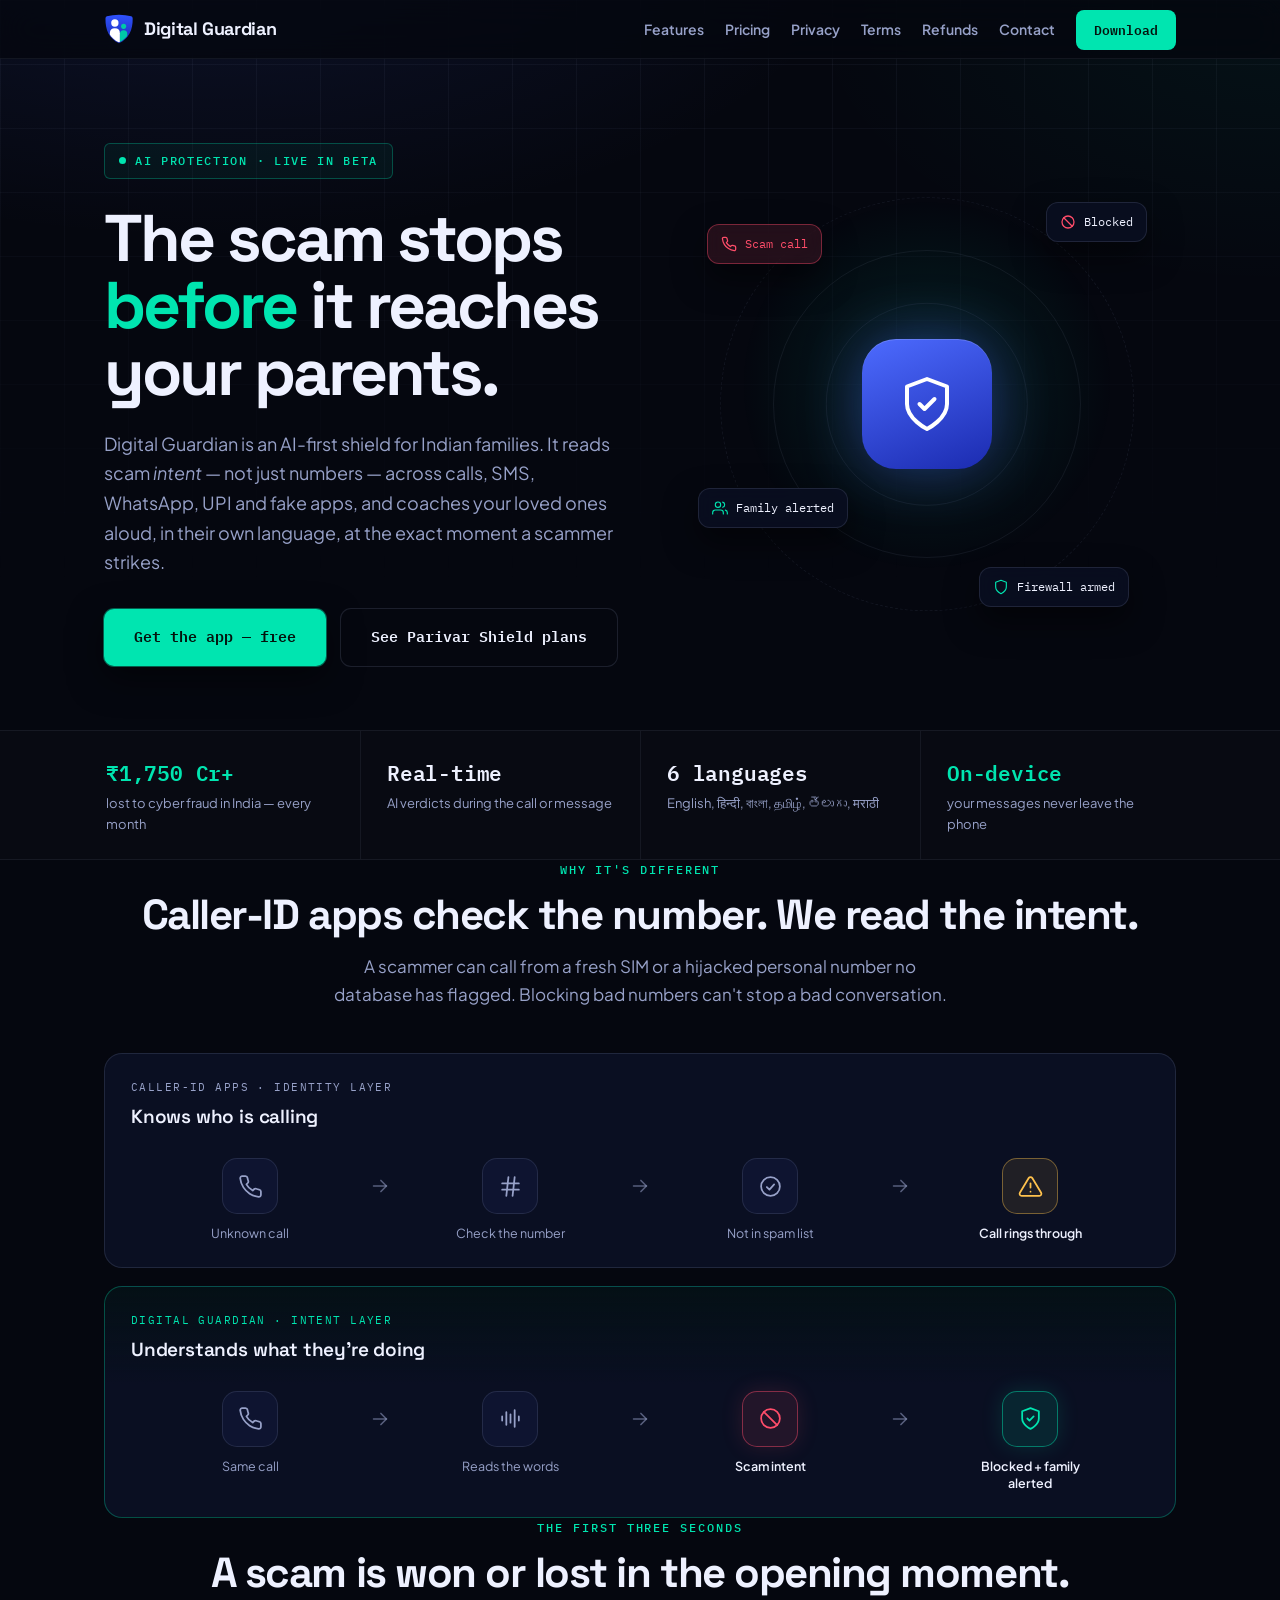
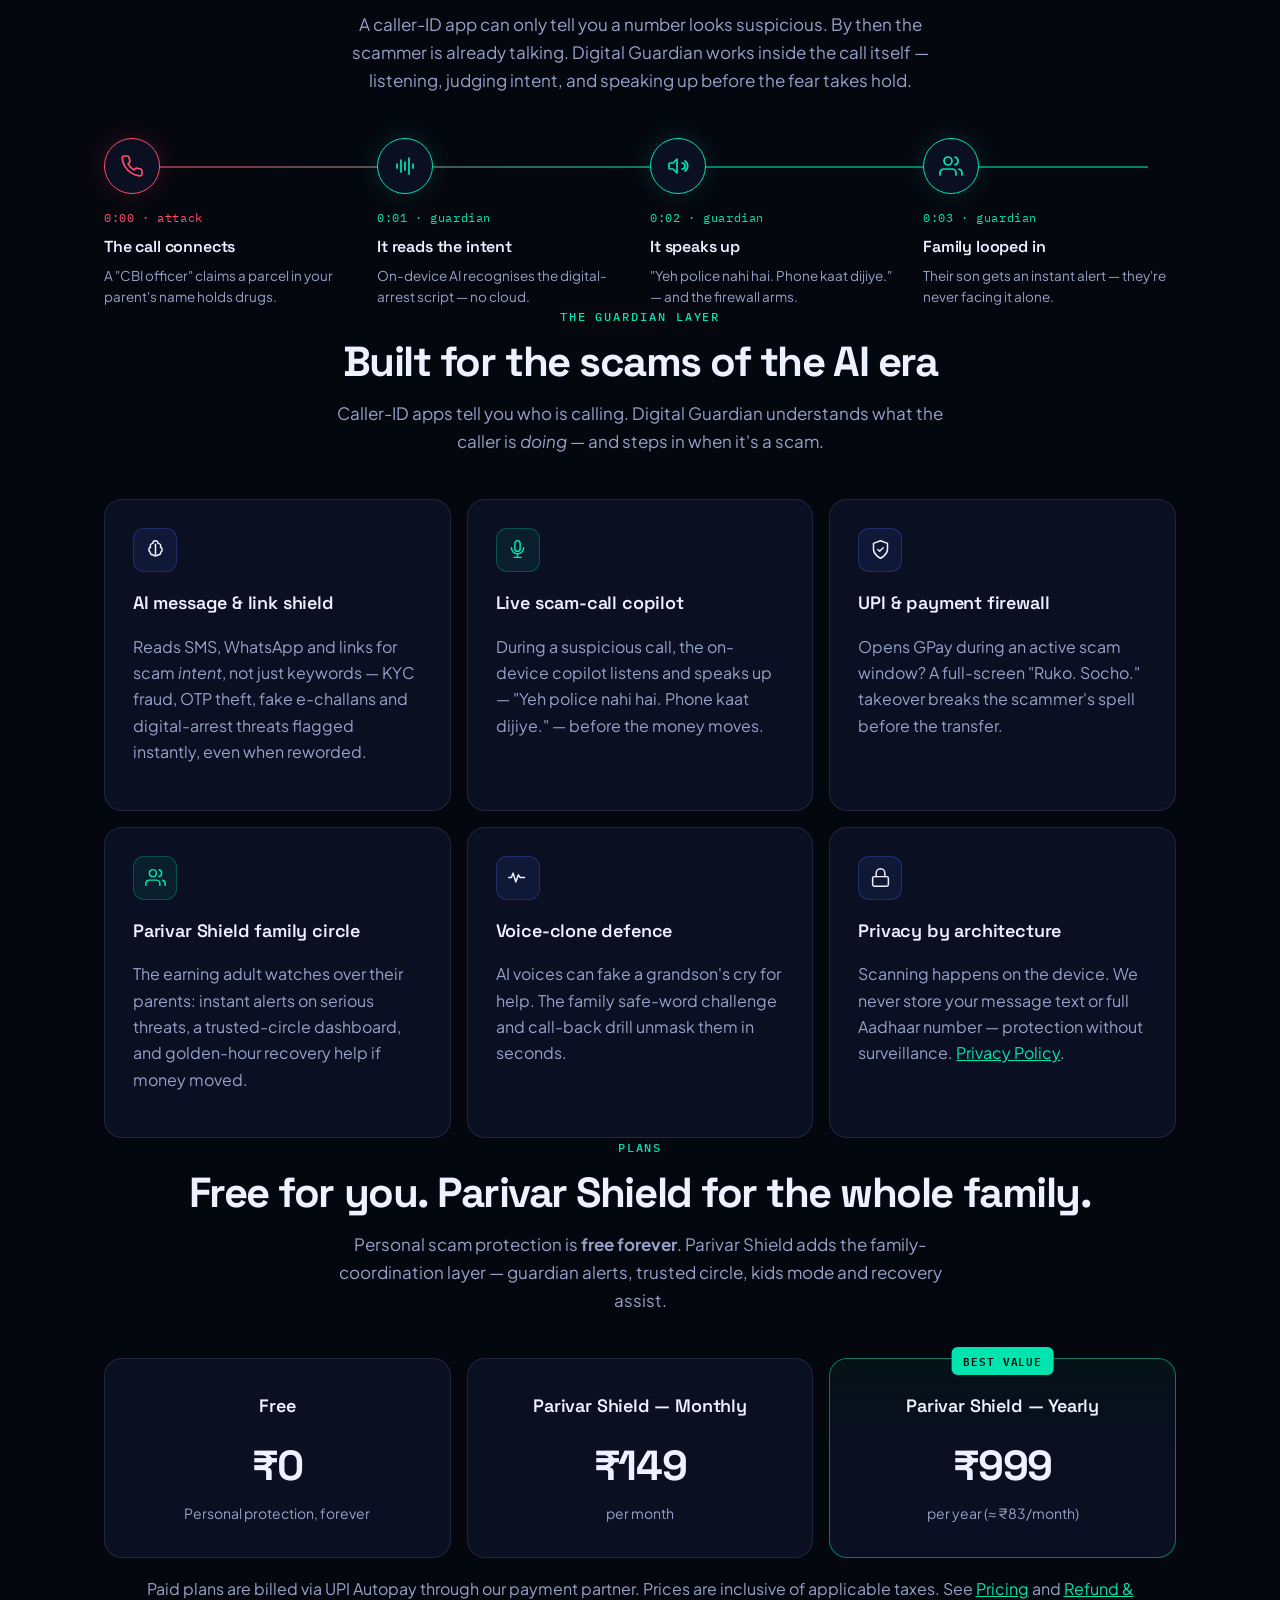
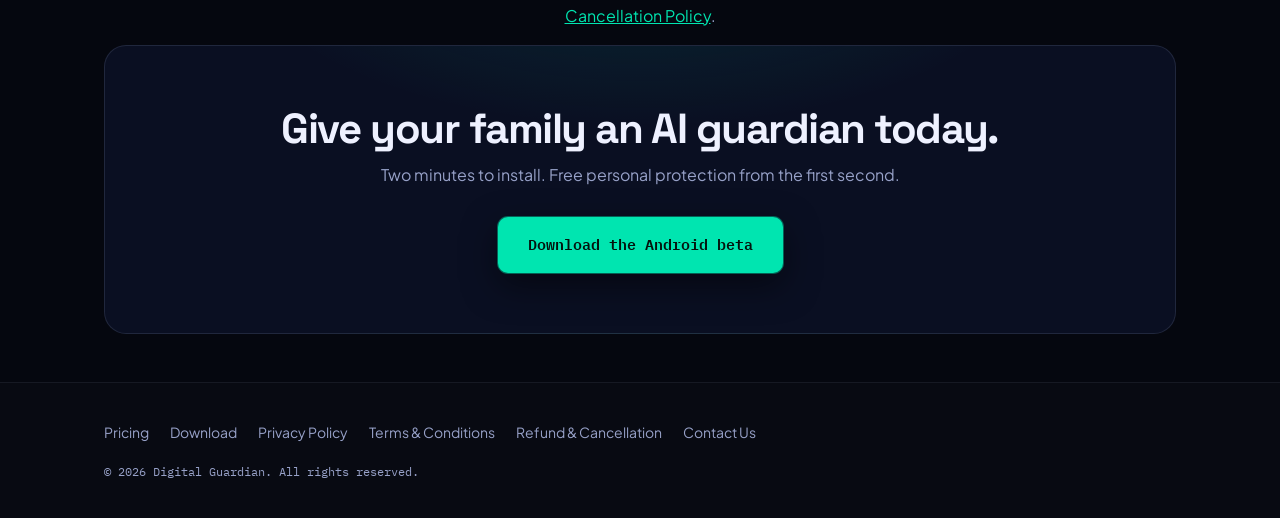
<file: index.html>
<!DOCTYPE html>
<html lang="en">
<head>
  <meta charset="UTF-8" />
  <meta name="viewport" content="width=device-width, initial-scale=1.0" />
  <title>Digital Guardian — AI scam protection for Indian families</title>
  <meta name="description" content="Digital Guardian protects elderly Indians from scams with on-device AI, real-time call & message coaching, and a family safety circle. Free personal protection; Parivar Shield family plan ₹149/month or ₹999/year." />
  <meta name="theme-color" content="#05070F" />
  <meta property="og:type" content="website" />
  <meta property="og:title" content="Digital Guardian — the scam stops before it reaches your parents" />
  <meta property="og:description" content="AI-first scam protection for Indian families. Reads scam intent across calls, SMS, WhatsApp and UPI, and coaches your loved ones aloud, in their own language, at the moment a scammer strikes." />
  <meta property="og:image" content="og.png" />
  <meta name="twitter:card" content="summary_large_image" />
  <meta name="twitter:title" content="Digital Guardian — AI scam protection for Indian families" />
  <meta name="twitter:description" content="The scam stops before it reaches your parents. Free personal protection; Parivar Shield family plan from ₹149/month." />
  <meta name="twitter:image" content="og.png" />
  <link rel="icon" type="image/png" href="favicon.png" />
  <link rel="stylesheet" href="styles.css" />
</head>
<body>
  <header>
    <nav>
      <a class="brand" href="index.html"><img class="mark" src="logo.svg" alt="" width="30" height="30"/> Digital Guardian</a>
      <div class="links">
        <a href="index.html#features">Features</a>
        <a href="pricing.html">Pricing</a>
        <a href="privacy.html">Privacy</a>
        <a href="terms.html">Terms</a>
        <a href="refunds.html">Refunds</a>
        <a href="contact.html">Contact</a>
        <a class="cta" href="download.html">Download</a>
      </div>
    </nav>
  </header>

  <main>
  <div class="hero">
    <div class="container">
      <div>
        <span class="eyebrow"><span class="pulse"></span> AI protection · Live in beta</span>
        <h1>The scam stops <span class="accent">before</span> it reaches your parents.</h1>
        <p>Digital Guardian is an AI-first shield for Indian families. It reads scam <em>intent</em> — not just numbers — across calls, SMS, WhatsApp, UPI and fake apps, and coaches your loved ones aloud, in their own language, at the exact moment a scammer strikes.</p>
        <a class="btn" href="download.html">Get the app — free</a>
        <a class="btn secondary" href="pricing.html">See Parivar Shield plans</a>
      </div>

      <!-- The interceptor: a scam call caught by the shield -->
      <div class="interceptor" aria-hidden="true">
        <span class="ring r1"></span>
        <span class="ring r2"></span>
        <span class="ring r3"></span>
        <div class="core">
          <svg viewBox="0 0 24 24" fill="none" stroke="currentColor" stroke-width="1.6" stroke-linecap="round" stroke-linejoin="round"><path d="M12 22s8-4 8-10V5l-8-3-8 3v7c0 6 8 10 8 10z"/><path d="M9 12l2 2 4-4"/></svg>
        </div>
        <span class="chip3 incoming">
          <span class="ic"><svg viewBox="0 0 24 24" fill="none" stroke="currentColor" stroke-width="1.9" stroke-linecap="round" stroke-linejoin="round"><path d="M22 16.92v3a2 2 0 0 1-2.18 2 19.79 19.79 0 0 1-8.63-3.07 19.5 19.5 0 0 1-6-6 19.79 19.79 0 0 1-3.07-8.67A2 2 0 0 1 4.11 2h3a2 2 0 0 1 2 1.72c.13.96.36 1.9.7 2.81a2 2 0 0 1-.45 2.11L8.09 9.91a16 16 0 0 0 6 6l1.27-1.27a2 2 0 0 1 2.11-.45c.9.34 1.85.57 2.81.7A2 2 0 0 1 22 16.92z"/></svg></span>
          Scam call
        </span>
        <span class="chip3 blocked">
          <span class="ic"><svg viewBox="0 0 24 24" fill="none" stroke="currentColor" stroke-width="1.9" stroke-linecap="round" stroke-linejoin="round"><circle cx="12" cy="12" r="9"/><path d="M5.6 5.6l12.8 12.8"/></svg></span>
          Blocked
        </span>
        <span class="chip3 family">
          <span class="ic"><svg viewBox="0 0 24 24" fill="none" stroke="currentColor" stroke-width="1.7" stroke-linecap="round" stroke-linejoin="round"><path d="M17 21v-2a4 4 0 0 0-4-4H5a4 4 0 0 0-4 4v2"/><circle cx="9" cy="7" r="4"/><path d="M23 21v-2a4 4 0 0 0-3-3.87"/><path d="M16 3.13a4 4 0 0 1 0 7.75"/></svg></span>
          Family alerted
        </span>
        <span class="chip3 firewall">
          <span class="ic"><svg viewBox="0 0 24 24" fill="none" stroke="currentColor" stroke-width="1.7" stroke-linecap="round" stroke-linejoin="round"><path d="M12 22s8-4 8-10V5l-8-3-8 3v7c0 6 8 10 8 10z"/></svg></span>
          Firewall armed
        </span>
      </div>
    </div>
  </div>

  <div class="stats">
    <div class="container">
      <div class="stat"><div class="n"><span class="hl">₹1,750 Cr+</span></div><div class="l">lost to cyber fraud in India — every month</div></div>
      <div class="stat"><div class="n">Real-time</div><div class="l">AI verdicts during the call or message</div></div>
      <div class="stat"><div class="n">6 languages</div><div class="l">English, हिन्दी, বাংলা, தமிழ், తెలుగు, मराठी</div></div>
      <div class="stat"><div class="n"><span class="hl">On-device</span></div><div class="l">your messages never leave the phone</div></div>
    </div>
  </div>

  <section class="container">
    <div class="sec-head">
      <p class="kicker">Why it's different</p>
      <h2>Caller-ID apps check the number. We read the intent.</h2>
      <p class="lede">A scammer can call from a fresh SIM or a hijacked personal number no database has flagged. Blocking bad numbers can't stop a bad conversation.</p>
    </div>
    <div class="flow">
      <div class="track" data-reveal>
        <div class="thead"><span class="layer">Caller-ID apps · identity layer</span><h3>Knows who is calling</h3></div>
        <div class="steps">
          <div class="step">
            <span class="tile"><svg viewBox="0 0 24 24" fill="none" stroke="currentColor" stroke-width="1.7" stroke-linecap="round" stroke-linejoin="round"><path d="M22 16.92v3a2 2 0 0 1-2.18 2 19.79 19.79 0 0 1-8.63-3.07 19.5 19.5 0 0 1-6-6 19.79 19.79 0 0 1-3.07-8.67A2 2 0 0 1 4.11 2h3a2 2 0 0 1 2 1.72c.13.96.36 1.9.7 2.81a2 2 0 0 1-.45 2.11L8.09 9.91a16 16 0 0 0 6 6l1.27-1.27a2 2 0 0 1 2.11-.45c.9.34 1.85.57 2.81.7A2 2 0 0 1 22 16.92z"/></svg></span>
            <span class="cap">Unknown call</span>
          </div>
          <span class="arrow"><svg viewBox="0 0 24 24" fill="none" stroke="currentColor" stroke-width="1.8" stroke-linecap="round" stroke-linejoin="round"><path d="M5 12h14"/><path d="M13 6l6 6-6 6"/></svg></span>
          <div class="step">
            <span class="tile"><svg viewBox="0 0 24 24" fill="none" stroke="currentColor" stroke-width="1.7" stroke-linecap="round" stroke-linejoin="round"><path d="M4 9h16M4 15h16M10 3 8 21M16 3l-2 18"/></svg></span>
            <span class="cap">Check the number</span>
          </div>
          <span class="arrow"><svg viewBox="0 0 24 24" fill="none" stroke="currentColor" stroke-width="1.8" stroke-linecap="round" stroke-linejoin="round"><path d="M5 12h14"/><path d="M13 6l6 6-6 6"/></svg></span>
          <div class="step">
            <span class="tile"><svg viewBox="0 0 24 24" fill="none" stroke="currentColor" stroke-width="1.7" stroke-linecap="round" stroke-linejoin="round"><circle cx="12" cy="12" r="9"/><path d="M8.5 12.5l2.5 2.5 4.5-5"/></svg></span>
            <span class="cap">Not in spam list</span>
          </div>
          <span class="arrow"><svg viewBox="0 0 24 24" fill="none" stroke="currentColor" stroke-width="1.8" stroke-linecap="round" stroke-linejoin="round"><path d="M5 12h14"/><path d="M13 6l6 6-6 6"/></svg></span>
          <div class="step">
            <span class="tile amber"><svg viewBox="0 0 24 24" fill="none" stroke="currentColor" stroke-width="1.7" stroke-linecap="round" stroke-linejoin="round"><path d="M10.3 3.9 1.8 18a2 2 0 0 0 1.7 3h17a2 2 0 0 0 1.7-3L13.7 3.9a2 2 0 0 0-3.4 0z"/><path d="M12 9v4"/><path d="M12 17h.01"/></svg></span>
            <span class="cap on">Call rings through</span>
          </div>
        </div>
      </div>
      <div class="track win" data-reveal>
        <div class="thead"><span class="layer">Digital Guardian · intent layer</span><h3>Understands what they're doing</h3></div>
        <div class="steps">
          <div class="step">
            <span class="tile"><svg viewBox="0 0 24 24" fill="none" stroke="currentColor" stroke-width="1.7" stroke-linecap="round" stroke-linejoin="round"><path d="M22 16.92v3a2 2 0 0 1-2.18 2 19.79 19.79 0 0 1-8.63-3.07 19.5 19.5 0 0 1-6-6 19.79 19.79 0 0 1-3.07-8.67A2 2 0 0 1 4.11 2h3a2 2 0 0 1 2 1.72c.13.96.36 1.9.7 2.81a2 2 0 0 1-.45 2.11L8.09 9.91a16 16 0 0 0 6 6l1.27-1.27a2 2 0 0 1 2.11-.45c.9.34 1.85.57 2.81.7A2 2 0 0 1 22 16.92z"/></svg></span>
            <span class="cap">Same call</span>
          </div>
          <span class="arrow"><svg viewBox="0 0 24 24" fill="none" stroke="currentColor" stroke-width="1.8" stroke-linecap="round" stroke-linejoin="round"><path d="M5 12h14"/><path d="M13 6l6 6-6 6"/></svg></span>
          <div class="step">
            <span class="tile"><svg viewBox="0 0 24 24" fill="none" stroke="currentColor" stroke-width="1.7" stroke-linecap="round" stroke-linejoin="round"><path d="M4 10v4M8 6v12M12 8v8M16 4v16M20 10v4"/></svg></span>
            <span class="cap">Reads the words</span>
          </div>
          <span class="arrow"><svg viewBox="0 0 24 24" fill="none" stroke="currentColor" stroke-width="1.8" stroke-linecap="round" stroke-linejoin="round"><path d="M5 12h14"/><path d="M13 6l6 6-6 6"/></svg></span>
          <div class="step">
            <span class="tile alert"><svg viewBox="0 0 24 24" fill="none" stroke="currentColor" stroke-width="1.7" stroke-linecap="round" stroke-linejoin="round"><circle cx="12" cy="12" r="9"/><path d="M5.6 5.6l12.8 12.8"/></svg></span>
            <span class="cap on">Scam intent</span>
          </div>
          <span class="arrow"><svg viewBox="0 0 24 24" fill="none" stroke="currentColor" stroke-width="1.8" stroke-linecap="round" stroke-linejoin="round"><path d="M5 12h14"/><path d="M13 6l6 6-6 6"/></svg></span>
          <div class="step">
            <span class="tile guard"><svg viewBox="0 0 24 24" fill="none" stroke="currentColor" stroke-width="1.7" stroke-linecap="round" stroke-linejoin="round"><path d="M12 22s8-4 8-10V5l-8-3-8 3v7c0 6 8 10 8 10z"/><path d="M9 12l2 2 4-4"/></svg></span>
            <span class="cap on">Blocked + family alerted</span>
          </div>
        </div>
      </div>
    </div>
  </section>

  <section class="container">
    <div class="sec-head">
      <p class="kicker">The first three seconds</p>
      <h2>A scam is won or lost in the opening moment.</h2>
      <p class="lede">A caller-ID app can only tell you a number looks suspicious. By then the scammer is already talking. Digital Guardian works inside the call itself — listening, judging intent, and speaking up before the fear takes hold.</p>
    </div>
    <div class="timeline">
      <div class="tnode attack" data-reveal>
        <span class="dot"><svg viewBox="0 0 24 24" fill="none" stroke="currentColor" stroke-width="1.7" stroke-linecap="round" stroke-linejoin="round"><path d="M22 16.92v3a2 2 0 0 1-2.18 2 19.79 19.79 0 0 1-8.63-3.07 19.5 19.5 0 0 1-6-6 19.79 19.79 0 0 1-3.07-8.67A2 2 0 0 1 4.11 2h3a2 2 0 0 1 2 1.72c.13.96.36 1.9.7 2.81a2 2 0 0 1-.45 2.11L8.09 9.91a16 16 0 0 0 6 6l1.27-1.27a2 2 0 0 1 2.11-.45c.9.34 1.85.57 2.81.7A2 2 0 0 1 22 16.92z"/></svg></span>
        <div class="tbody">
          <span class="time">0:00 · attack</span>
          <h3>The call connects</h3>
          <p>A "CBI officer" claims a parcel in your parent's name holds drugs.</p>
        </div>
      </div>
      <div class="tnode guard" data-reveal>
        <span class="dot"><svg viewBox="0 0 24 24" fill="none" stroke="currentColor" stroke-width="1.7" stroke-linecap="round" stroke-linejoin="round"><path d="M4 10v4M8 6v12M12 8v8M16 4v16M20 10v4"/></svg></span>
        <div class="tbody">
          <span class="time">0:01 · guardian</span>
          <h3>It reads the intent</h3>
          <p>On-device AI recognises the digital-arrest script — no cloud.</p>
        </div>
      </div>
      <div class="tnode guard" data-reveal>
        <span class="dot"><svg viewBox="0 0 24 24" fill="none" stroke="currentColor" stroke-width="1.7" stroke-linecap="round" stroke-linejoin="round"><path d="M3 10v4a1 1 0 0 0 1 1h3l4 4V5L7 9H4a1 1 0 0 0-1 1z"/><path d="M16 9a3 3 0 0 1 0 6"/><path d="M19 7a6 6 0 0 1 0 10"/></svg></span>
        <div class="tbody">
          <span class="time">0:02 · guardian</span>
          <h3>It speaks up</h3>
          <p>"Yeh police nahi hai. Phone kaat dijiye." — and the firewall arms.</p>
        </div>
      </div>
      <div class="tnode guard" data-reveal>
        <span class="dot"><svg viewBox="0 0 24 24" fill="none" stroke="currentColor" stroke-width="1.7" stroke-linecap="round" stroke-linejoin="round"><path d="M17 21v-2a4 4 0 0 0-4-4H5a4 4 0 0 0-4 4v2"/><circle cx="9" cy="7" r="4"/><path d="M23 21v-2a4 4 0 0 0-3-3.87"/><path d="M16 3.13a4 4 0 0 1 0 7.75"/></svg></span>
        <div class="tbody">
          <span class="time">0:03 · guardian</span>
          <h3>Family looped in</h3>
          <p>Their son gets an instant alert — they're never facing it alone.</p>
        </div>
      </div>
    </div>
  </section>

  <section id="features" class="container">
    <div class="sec-head">
      <p class="kicker">The Guardian layer</p>
      <h2>Built for the scams of the AI era</h2>
      <p class="lede">Caller-ID apps tell you who is calling. Digital Guardian understands what the caller is <em>doing</em> — and steps in when it's a scam.</p>
    </div>
    <div class="grid">
      <div class="card" data-reveal>
        <div class="icon">
          <svg viewBox="0 0 24 24" fill="none" stroke="currentColor" stroke-width="1.7" stroke-linecap="round" stroke-linejoin="round"><path d="M12 2a3 3 0 0 0-3 3 3 3 0 0 0-2.6 4.5A3 3 0 0 0 6 15a3 3 0 0 0 3 3 3 3 0 0 0 3 1 3 3 0 0 0 3-1 3 3 0 0 0 3-3 3 3 0 0 0-.4-5.5A3 3 0 0 0 15 5a3 3 0 0 0-3-3z"/><path d="M12 6v13"/></svg>
        </div>
        <h3>AI message &amp; link shield</h3>
        <p class="muted">Reads SMS, WhatsApp and links for scam <em>intent</em>, not just keywords — KYC fraud, OTP theft, fake e-challans and digital-arrest threats flagged instantly, even when reworded.</p>
      </div>
      <div class="card" data-reveal>
        <div class="icon g">
          <svg viewBox="0 0 24 24" fill="none" stroke="currentColor" stroke-width="1.7" stroke-linecap="round" stroke-linejoin="round"><rect x="9" y="2" width="6" height="12" rx="3"/><path d="M5 10a7 7 0 0 0 14 0"/><path d="M12 17v4"/><path d="M8 21h8"/></svg>
        </div>
        <h3>Live scam-call copilot</h3>
        <p class="muted">During a suspicious call, the on-device copilot listens and speaks up — "Yeh police nahi hai. Phone kaat dijiye." — before the money moves.</p>
      </div>
      <div class="card" data-reveal>
        <div class="icon">
          <svg viewBox="0 0 24 24" fill="none" stroke="currentColor" stroke-width="1.7" stroke-linecap="round" stroke-linejoin="round"><path d="M12 22s8-4 8-10V5l-8-3-8 3v7c0 6 8 10 8 10z"/><path d="M9 12l2 2 4-4"/></svg>
        </div>
        <h3>UPI &amp; payment firewall</h3>
        <p class="muted">Opens GPay during an active scam window? A full-screen "Ruko. Socho." takeover breaks the scammer's spell before the transfer.</p>
      </div>
      <div class="card" data-reveal>
        <div class="icon g">
          <svg viewBox="0 0 24 24" fill="none" stroke="currentColor" stroke-width="1.7" stroke-linecap="round" stroke-linejoin="round"><path d="M17 21v-2a4 4 0 0 0-4-4H5a4 4 0 0 0-4 4v2"/><circle cx="9" cy="7" r="4"/><path d="M23 21v-2a4 4 0 0 0-3-3.87"/><path d="M16 3.13a4 4 0 0 1 0 7.75"/></svg>
        </div>
        <h3>Parivar Shield family circle</h3>
        <p class="muted">The earning adult watches over their parents: instant alerts on serious threats, a trusted-circle dashboard, and golden-hour recovery help if money moved.</p>
      </div>
      <div class="card" data-reveal>
        <div class="icon">
          <svg viewBox="0 0 24 24" fill="none" stroke="currentColor" stroke-width="1.7" stroke-linecap="round" stroke-linejoin="round"><path d="M2 12h3l2-5 3 10 3-8 2 3h5"/></svg>
        </div>
        <h3>Voice-clone defence</h3>
        <p class="muted">AI voices can fake a grandson's cry for help. The family safe-word challenge and call-back drill unmask them in seconds.</p>
      </div>
      <div class="card" data-reveal>
        <div class="icon">
          <svg viewBox="0 0 24 24" fill="none" stroke="currentColor" stroke-width="1.7" stroke-linecap="round" stroke-linejoin="round"><rect x="3" y="11" width="18" height="11" rx="2"/><path d="M7 11V7a5 5 0 0 1 10 0v4"/></svg>
        </div>
        <h3>Privacy by architecture</h3>
        <p class="muted">Scanning happens on the device. We never store your message text or full Aadhaar number — protection without surveillance. <a href="privacy.html">Privacy Policy</a>.</p>
      </div>
    </div>
  </section>

  <section class="container">
    <div class="sec-head">
      <p class="kicker">Plans</p>
      <h2>Free for you. Parivar Shield for the whole family.</h2>
      <p class="lede">Personal scam protection is <strong>free forever</strong>. Parivar Shield adds the family-coordination layer — guardian alerts, trusted circle, kids mode and recovery assist.</p>
    </div>
    <div class="plans">
      <div class="plan" data-reveal>
        <h3>Free</h3>
        <div class="price">₹0</div>
        <div class="per">Personal protection, forever</div>
      </div>
      <div class="plan" data-reveal>
        <h3>Parivar Shield — Monthly</h3>
        <div class="price">₹149</div>
        <div class="per">per month</div>
      </div>
      <div class="plan best" data-reveal>
        <span class="tag">Best value</span>
        <h3>Parivar Shield — Yearly</h3>
        <div class="price">₹999</div>
        <div class="per">per year (≈ ₹83/month)</div>
      </div>
    </div>
    <p class="muted" style="margin-top:18px; text-align:center;">Paid plans are billed via UPI Autopay through our payment partner. Prices are inclusive of applicable taxes. See <a href="pricing.html">Pricing</a> and <a href="refunds.html">Refund &amp; Cancellation Policy</a>.</p>
  </section>

  <section class="container">
    <div class="cta-band" data-reveal>
      <h2>Give your family an AI guardian today.</h2>
      <p>Two minutes to install. Free personal protection from the first second.</p>
      <a class="btn" href="download.html">Download the Android beta</a>
    </div>
  </section>
  </main>

  <footer>
    <div class="container">
      <div class="links">
        <a href="pricing.html">Pricing</a>
        <a href="download.html">Download</a>
        <a href="privacy.html">Privacy Policy</a>
        <a href="terms.html">Terms &amp; Conditions</a>
        <a href="refunds.html">Refund &amp; Cancellation</a>
        <a href="contact.html">Contact Us</a>
      </div>
      <div class="copy">© 2026 Digital Guardian. All rights reserved.</div>
    </div>
  </footer>

  <script src="site.js" defer></script>
</body>
</html>
</file>
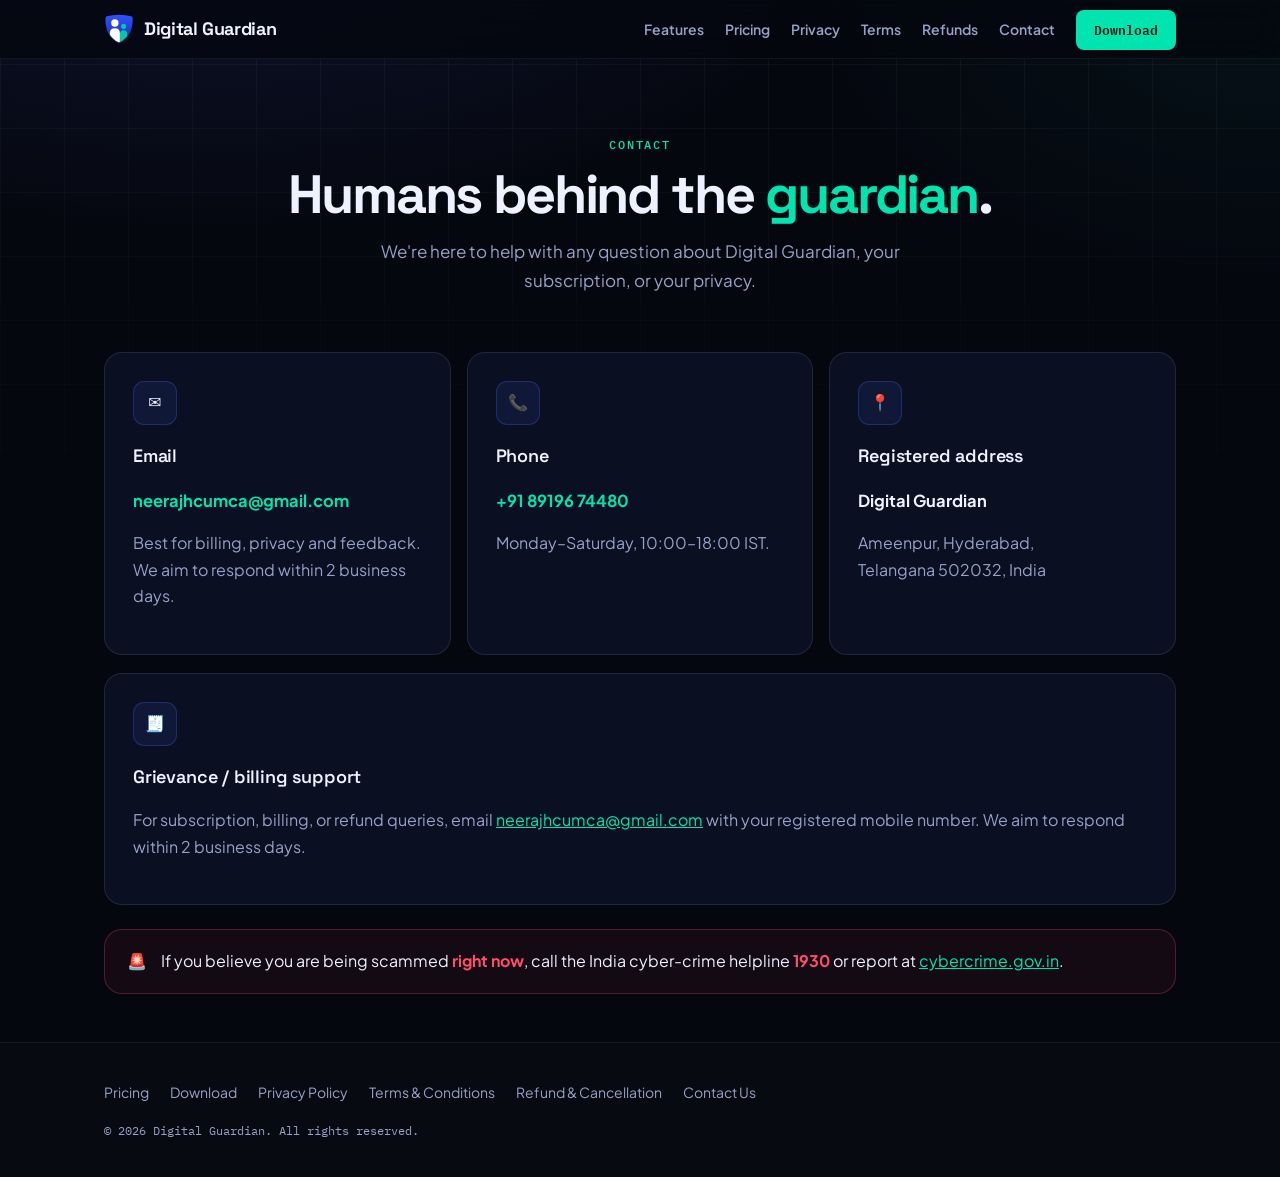
<file: contact.html>
<!DOCTYPE html>
<html lang="en">
<head>
  <meta charset="UTF-8" />
  <meta name="viewport" content="width=device-width, initial-scale=1.0" />
  <title>Contact Us — Digital Guardian</title>
  <link rel="icon" type="image/png" href="favicon.png" />
  <link rel="stylesheet" href="styles.css" />
</head>
<body>
  <header>
    <nav>
      <a class="brand" href="index.html"><img class="mark" src="logo.svg" alt="" width="30" height="30"/> Digital Guardian</a>
      <div class="links">
        <a href="index.html#features">Features</a>
        <a href="pricing.html">Pricing</a>
        <a href="privacy.html">Privacy</a>
        <a href="terms.html">Terms</a>
        <a href="refunds.html">Refunds</a>
        <a href="contact.html">Contact</a>
        <a class="cta" href="download.html">Download</a>
      </div>
    </nav>
  </header>

  <div class="page-hero">
    <div class="container">
      <p class="kicker">Contact</p>
      <h1>Humans behind the <span class="accent">guardian</span>.</h1>
      <p class="lede">We're here to help with any question about Digital Guardian, your subscription, or your privacy.</p>
    </div>
  </div>

  <section class="container" style="padding-top: 40px;">
    <div class="contact-grid">
      <div class="card" data-reveal>
        <div class="icon">✉️</div>
        <h3>Email</h3>
        <p class="big"><a href="mailto:neerajhcumca@gmail.com">neerajhcumca@gmail.com</a></p>
        <p class="muted">Best for billing, privacy and feedback. We aim to respond within 2 business days.</p>
      </div>
      <div class="card" data-reveal>
        <div class="icon">📞</div>
        <h3>Phone</h3>
        <p class="big"><a href="tel:+918919674480">+91 89196 74480</a></p>
        <p class="muted">Monday–Saturday, 10:00–18:00 IST.</p>
      </div>
      <div class="card" data-reveal>
        <div class="icon">📍</div>
        <h3>Registered address</h3>
        <p class="big">Digital Guardian</p>
        <p class="muted">Ameenpur, Hyderabad,<br/>Telangana 502032, India</p>
      </div>
    </div>

    <div class="card" style="margin-top: 18px;" data-reveal>
      <div class="icon">🧾</div>
      <h3>Grievance / billing support</h3>
      <p class="muted">For subscription, billing, or refund queries, email <a href="mailto:neerajhcumca@gmail.com">neerajhcumca@gmail.com</a> with your registered mobile number. We aim to respond within 2 business days.</p>
    </div>

    <div class="sos-band" data-reveal>
      <span class="ico">🚨</span>
      <p style="margin:0">If you believe you are being scammed <strong>right now</strong>, call the India cyber-crime helpline <strong>1930</strong> or report at <a href="https://cybercrime.gov.in">cybercrime.gov.in</a>.</p>
    </div>
  </section>

  <footer>
    <div class="container">
      <div class="links">
        <a href="pricing.html">Pricing</a>
        <a href="download.html">Download</a>
        <a href="privacy.html">Privacy Policy</a>
        <a href="terms.html">Terms &amp; Conditions</a>
        <a href="refunds.html">Refund &amp; Cancellation</a>
        <a href="contact.html">Contact Us</a>
      </div>
      <div class="copy">© 2026 Digital Guardian. All rights reserved.</div>
    </div>
  </footer>

  <script src="site.js" defer></script>
</body>
</html>
</file>
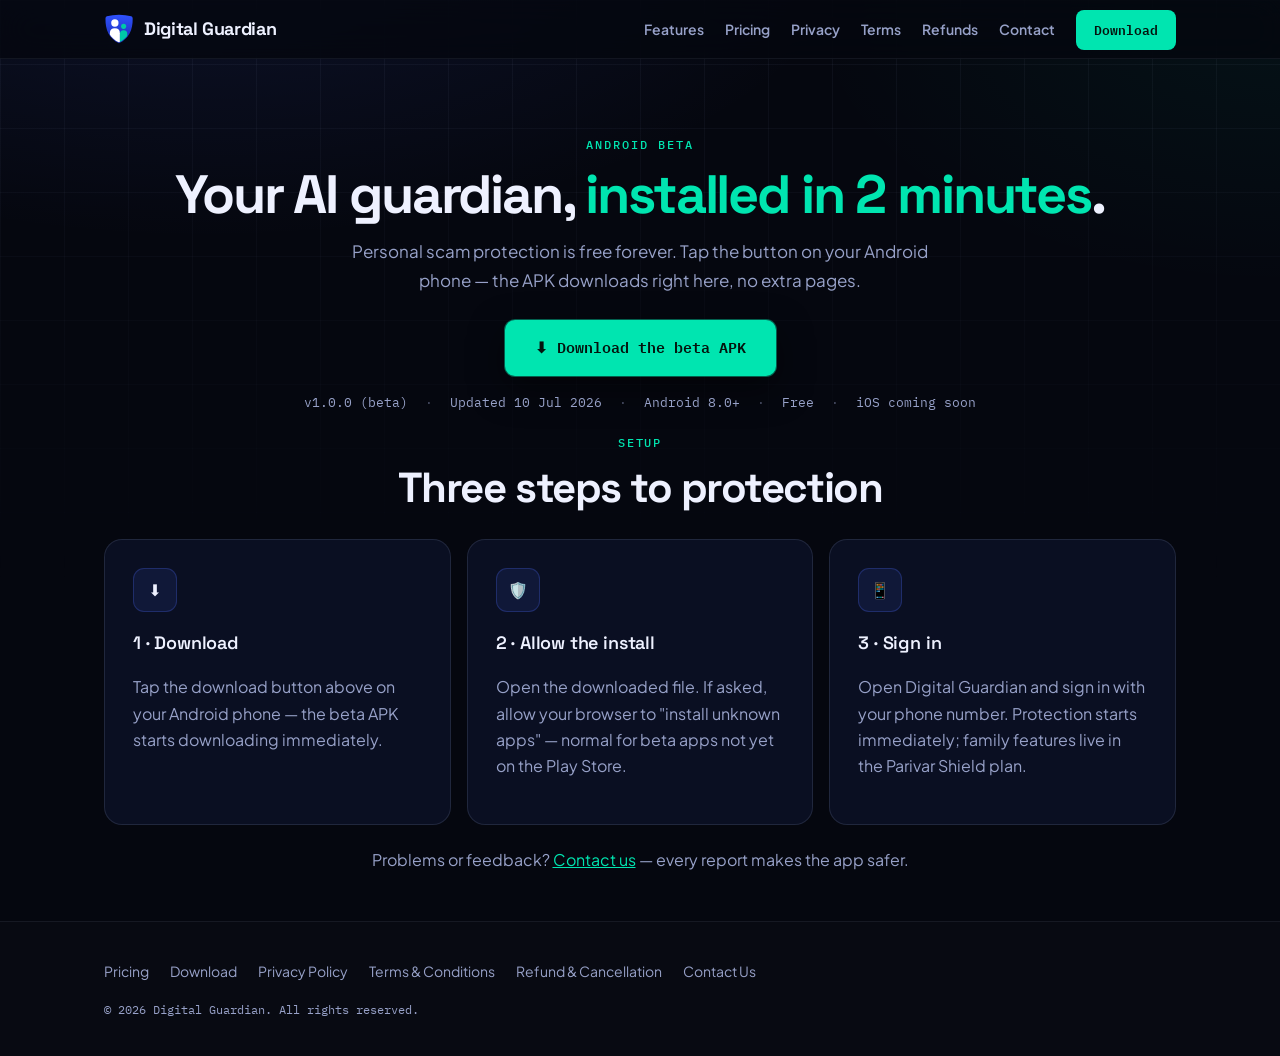
<file: download.html>
<!DOCTYPE html>
<html lang="en">
<head>
  <meta charset="UTF-8" />
  <meta name="viewport" content="width=device-width, initial-scale=1.0" />
  <title>Download Digital Guardian — Android Beta</title>
  <meta name="description" content="Download the Digital Guardian Android beta — AI scam protection for Indian families. Free personal protection; Parivar Shield family plan available in-app." />
  <link rel="icon" type="image/png" href="favicon.png" />
  <link rel="stylesheet" href="styles.css" />
</head>
<body>
  <header>
    <nav>
      <a class="brand" href="index.html"><img class="mark" src="logo.svg" alt="" width="30" height="30"/> Digital Guardian</a>
      <div class="links">
        <a href="index.html#features">Features</a>
        <a href="pricing.html">Pricing</a>
        <a href="privacy.html">Privacy</a>
        <a href="terms.html">Terms</a>
        <a href="refunds.html">Refunds</a>
        <a href="contact.html">Contact</a>
        <a class="cta" href="download.html">Download</a>
      </div>
    </nav>
  </header>

  <div class="page-hero">
    <div class="container">
      <p class="kicker">Android beta</p>
      <h1>Your AI guardian, <span class="accent">installed in 2 minutes</span>.</h1>
      <p class="lede">Personal scam protection is free forever. Tap the button on your Android phone — the APK downloads right here, no extra pages.</p>
      <p style="margin: 26px 0 0;">
        <a class="btn" href="https://github.com/meetneeraj/digital-guardian-site/releases/latest/download/digital-guardian.apk">⬇ Download the beta APK</a>
      </p>
      <p class="dl-meta">v1.0.0 (beta) <span class="sep">·</span> Updated 10 Jul 2026 <span class="sep">·</span> Android 8.0+ <span class="sep">·</span> Free <span class="sep">·</span> iOS coming soon</p>
    </div>
  </div>

  <section class="container">
    <div class="sec-head">
      <p class="kicker">Setup</p>
      <h2>Three steps to protection</h2>
    </div>
    <div class="grid" style="margin-top: 28px;">
      <div class="card" data-reveal>
        <div class="icon">⬇️</div>
        <h3>1 · Download</h3>
        <p class="muted">Tap the download button above on your Android phone — the beta APK starts downloading immediately.</p>
      </div>
      <div class="card" data-reveal>
        <div class="icon">🛡️</div>
        <h3>2 · Allow the install</h3>
        <p class="muted">Open the downloaded file. If asked, allow your browser to "install unknown apps" — normal for beta apps not yet on the Play Store.</p>
      </div>
      <div class="card" data-reveal>
        <div class="icon">📱</div>
        <h3>3 · Sign in</h3>
        <p class="muted">Open Digital Guardian and sign in with your phone number. Protection starts immediately; family features live in the Parivar Shield plan.</p>
      </div>
    </div>
    <p class="muted" style="margin-top:22px; text-align:center;">Problems or feedback? <a href="contact.html">Contact us</a> — every report makes the app safer.</p>
  </section>

  <footer>
    <div class="container">
      <div class="links">
        <a href="pricing.html">Pricing</a>
        <a href="download.html">Download</a>
        <a href="privacy.html">Privacy Policy</a>
        <a href="terms.html">Terms &amp; Conditions</a>
        <a href="refunds.html">Refund &amp; Cancellation</a>
        <a href="contact.html">Contact Us</a>
      </div>
      <div class="copy">© 2026 Digital Guardian. All rights reserved.</div>
    </div>
  </footer>

  <script src="site.js" defer></script>
</body>
</html>
</file>
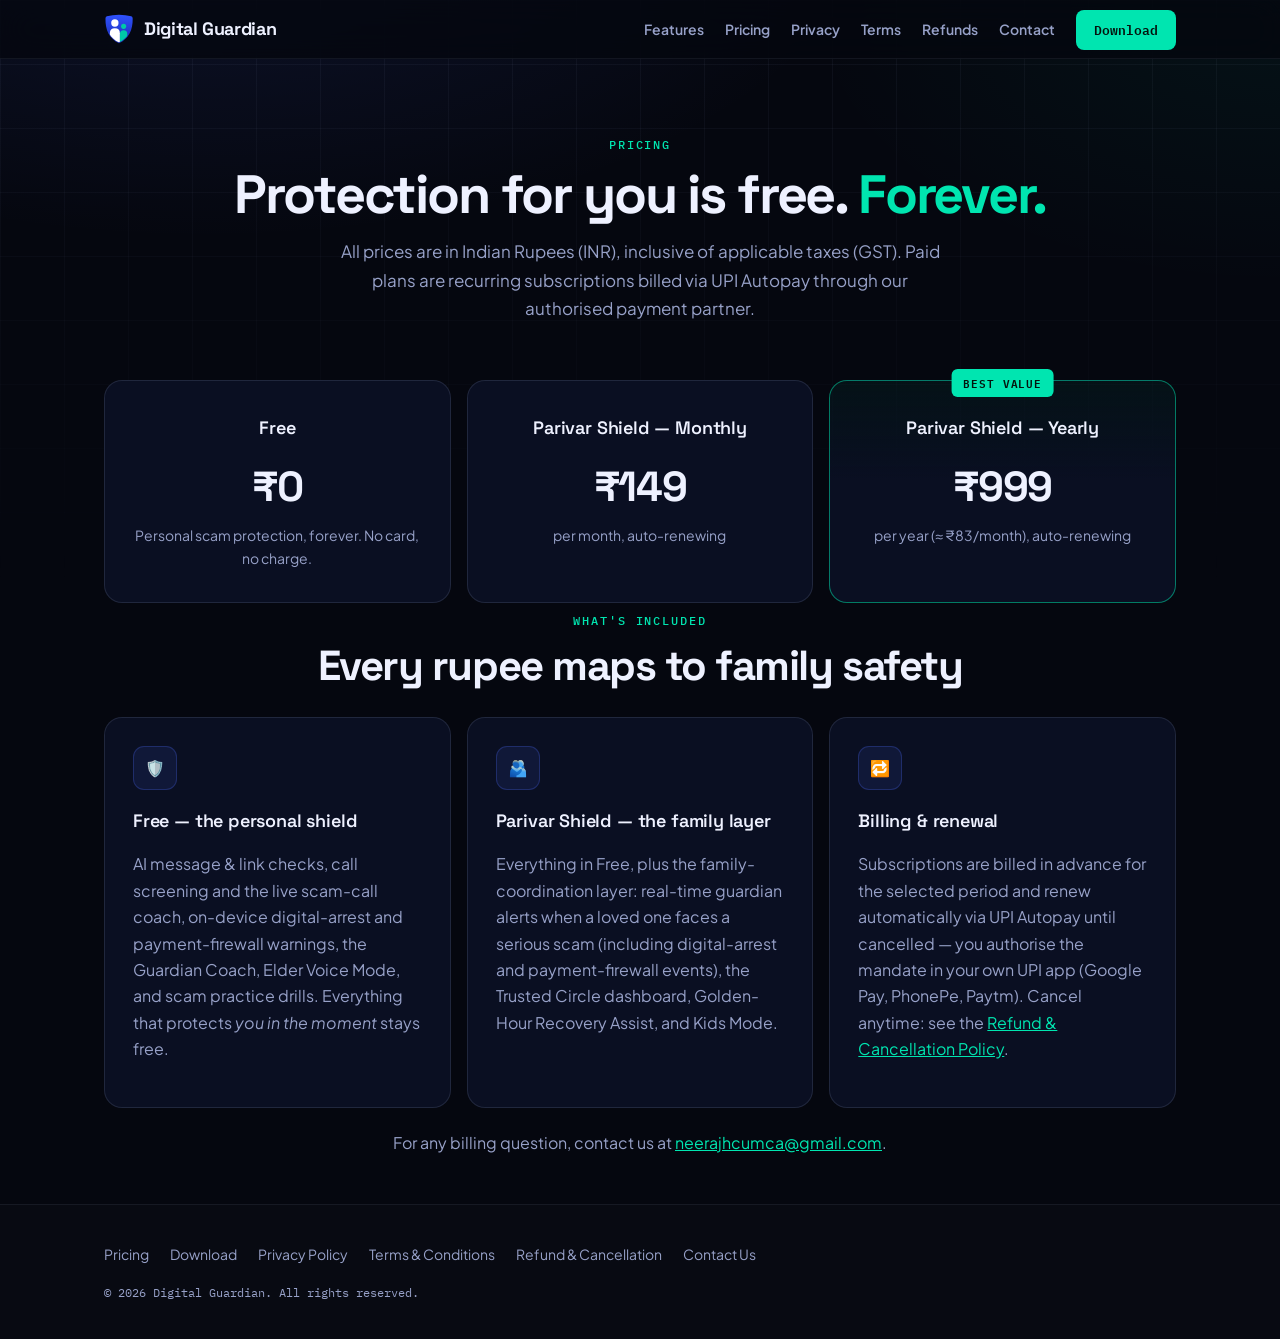
<file: pricing.html>
<!DOCTYPE html>
<html lang="en">
<head>
  <meta charset="UTF-8" />
  <meta name="viewport" content="width=device-width, initial-scale=1.0" />
  <title>Pricing — Digital Guardian</title>
  <link rel="icon" type="image/png" href="favicon.png" />
  <link rel="stylesheet" href="styles.css" />
</head>
<body>
  <header>
    <nav>
      <a class="brand" href="index.html"><img class="mark" src="logo.svg" alt="" width="30" height="30"/> Digital Guardian</a>
      <div class="links">
        <a href="index.html#features">Features</a>
        <a href="pricing.html">Pricing</a>
        <a href="privacy.html">Privacy</a>
        <a href="terms.html">Terms</a>
        <a href="refunds.html">Refunds</a>
        <a href="contact.html">Contact</a>
        <a class="cta" href="download.html">Download</a>
      </div>
    </nav>
  </header>

  <div class="page-hero">
    <div class="container">
      <p class="kicker">Pricing</p>
      <h1>Protection for you is free. <span class="accent">Forever.</span></h1>
      <p class="lede">All prices are in Indian Rupees (INR), inclusive of applicable taxes (GST). Paid plans are recurring subscriptions billed via UPI Autopay through our authorised payment partner.</p>
    </div>
  </div>

  <section class="container" style="padding-top: 40px;">
    <div class="plans">
      <div class="plan" data-reveal>
        <h3>Free</h3>
        <div class="price">₹0</div>
        <div class="per">Personal scam protection, forever. No card, no charge.</div>
      </div>
      <div class="plan" data-reveal>
        <h3>Parivar Shield — Monthly</h3>
        <div class="price">₹149</div>
        <div class="per">per month, auto-renewing</div>
      </div>
      <div class="plan best" data-reveal>
        <span class="tag">Best value</span>
        <h3>Parivar Shield — Yearly</h3>
        <div class="price">₹999</div>
        <div class="per">per year (≈ ₹83/month), auto-renewing</div>
      </div>
    </div>
  </section>

  <section class="container" style="padding-top: 8px;">
    <div class="sec-head">
      <p class="kicker">What's included</p>
      <h2>Every rupee maps to family safety</h2>
    </div>
    <div class="grid" style="margin-top: 28px;">
      <div class="card" data-reveal>
        <div class="icon">🛡️</div>
        <h3>Free — the personal shield</h3>
        <p class="muted">AI message &amp; link checks, call screening and the live scam-call coach, on-device digital-arrest and payment-firewall warnings, the Guardian Coach, Elder Voice Mode, and scam practice drills. Everything that protects <em>you in the moment</em> stays free.</p>
      </div>
      <div class="card" data-reveal>
        <div class="icon">🫂</div>
        <h3>Parivar Shield — the family layer</h3>
        <p class="muted">Everything in Free, plus the family-coordination layer: real-time guardian alerts when a loved one faces a serious scam (including digital-arrest and payment-firewall events), the Trusted Circle dashboard, Golden-Hour Recovery Assist, and Kids Mode.</p>
      </div>
      <div class="card" data-reveal>
        <div class="icon">🔁</div>
        <h3>Billing &amp; renewal</h3>
        <p class="muted">Subscriptions are billed in advance for the selected period and renew automatically via UPI Autopay until cancelled — you authorise the mandate in your own UPI app (Google Pay, PhonePe, Paytm). Cancel anytime: see the <a href="refunds.html">Refund &amp; Cancellation Policy</a>.</p>
      </div>
    </div>
    <p class="muted" style="margin-top:22px; text-align:center;">For any billing question, contact us at <a href="mailto:neerajhcumca@gmail.com">neerajhcumca@gmail.com</a>.</p>
  </section>

  <footer>
    <div class="container">
      <div class="links">
        <a href="pricing.html">Pricing</a>
        <a href="download.html">Download</a>
        <a href="privacy.html">Privacy Policy</a>
        <a href="terms.html">Terms &amp; Conditions</a>
        <a href="refunds.html">Refund &amp; Cancellation</a>
        <a href="contact.html">Contact Us</a>
      </div>
      <div class="copy">© 2026 Digital Guardian. All rights reserved.</div>
    </div>
  </footer>

  <script src="site.js" defer></script>
</body>
</html>
</file>
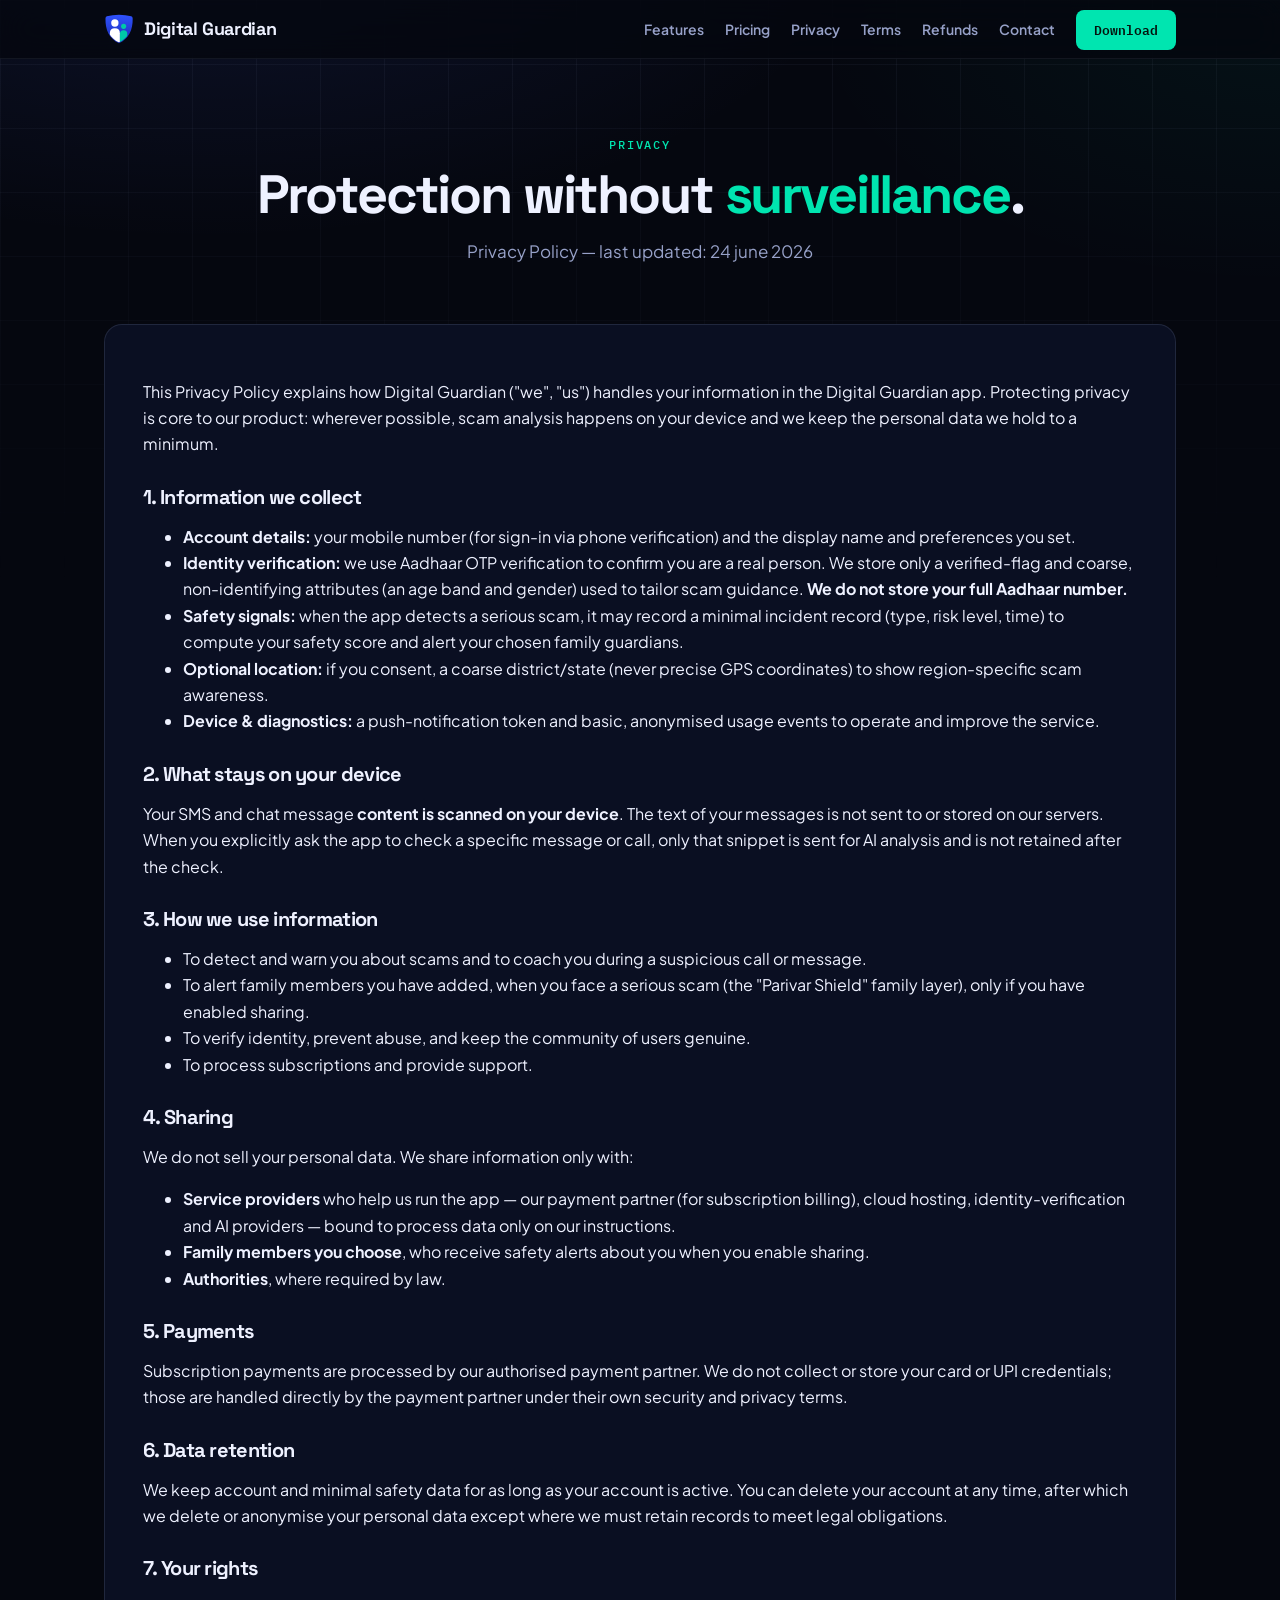
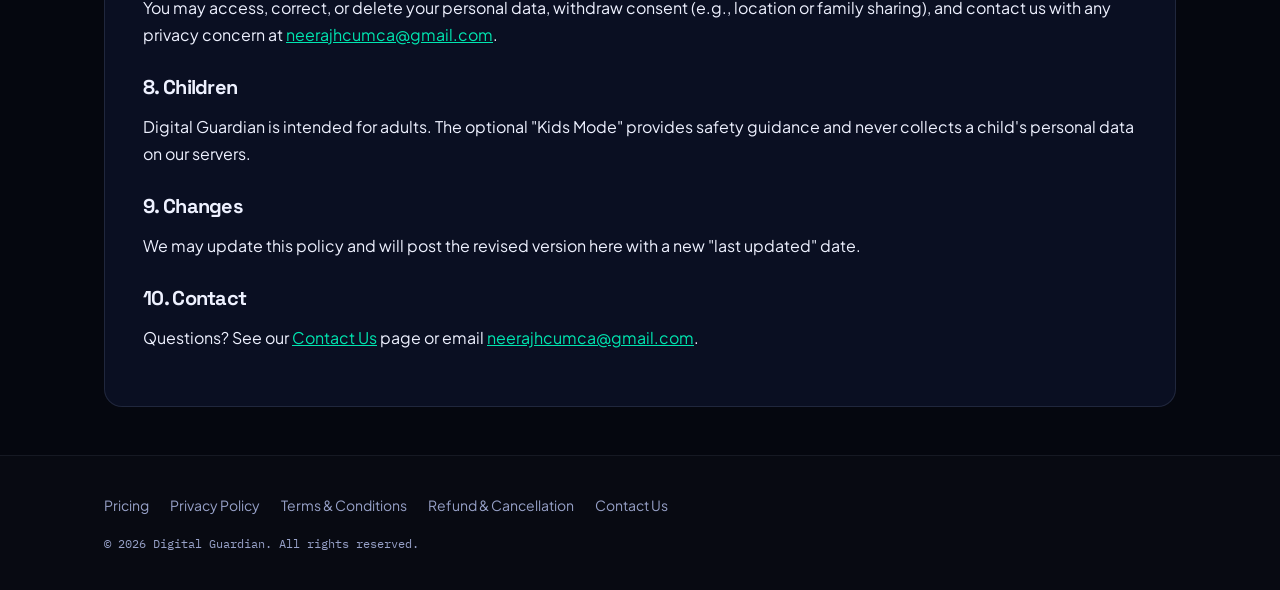
<file: privacy.html>
<!DOCTYPE html>
<html lang="en">
<head>
  <meta charset="UTF-8" />
  <meta name="viewport" content="width=device-width, initial-scale=1.0" />
  <title>Privacy Policy — Digital Guardian</title>
  <link rel="icon" type="image/png" href="favicon.png" />
  <link rel="stylesheet" href="styles.css" />
</head>
<body>
  <header>
    <nav>
      <a class="brand" href="index.html"><img class="mark" src="logo.svg" alt="" width="30" height="30"/> Digital Guardian</a>
      <div class="links">
        <a href="index.html#features">Features</a>
        <a href="pricing.html">Pricing</a>
        <a href="privacy.html">Privacy</a>
        <a href="terms.html">Terms</a>
        <a href="refunds.html">Refunds</a>
        <a href="contact.html">Contact</a>
        <a class="cta" href="download.html">Download</a>
      </div>
    </nav>
  </header>

  <div class="page-hero">
    <div class="container">
      <p class="kicker">Privacy</p>
      <h1>Protection without <span class="accent">surveillance</span>.</h1>
      <p class="lede">Privacy Policy — last updated: 24 june 2026</p>
    </div>
  </div>

  <div class="container">
    <div class="legal">
      <p>This Privacy Policy explains how Digital Guardian ("we", "us") handles your information in the Digital Guardian app. Protecting privacy is core to our product: wherever possible, scam analysis happens on your device and we keep the personal data we hold to a minimum.</p>

      <h2>1. Information we collect</h2>
      <ul>
        <li><strong>Account details:</strong> your mobile number (for sign-in via phone verification) and the display name and preferences you set.</li>
        <li><strong>Identity verification:</strong> we use Aadhaar OTP verification to confirm you are a real person. We store only a verified-flag and coarse, non-identifying attributes (an age band and gender) used to tailor scam guidance. <strong>We do not store your full Aadhaar number.</strong></li>
        <li><strong>Safety signals:</strong> when the app detects a serious scam, it may record a minimal incident record (type, risk level, time) to compute your safety score and alert your chosen family guardians.</li>
        <li><strong>Optional location:</strong> if you consent, a coarse district/state (never precise GPS coordinates) to show region-specific scam awareness.</li>
        <li><strong>Device &amp; diagnostics:</strong> a push-notification token and basic, anonymised usage events to operate and improve the service.</li>
      </ul>

      <h2>2. What stays on your device</h2>
      <p>Your SMS and chat message <strong>content is scanned on your device</strong>. The text of your messages is not sent to or stored on our servers. When you explicitly ask the app to check a specific message or call, only that snippet is sent for AI analysis and is not retained after the check.</p>

      <h2>3. How we use information</h2>
      <ul>
        <li>To detect and warn you about scams and to coach you during a suspicious call or message.</li>
        <li>To alert family members you have added, when you face a serious scam (the "Parivar Shield" family layer), only if you have enabled sharing.</li>
        <li>To verify identity, prevent abuse, and keep the community of users genuine.</li>
        <li>To process subscriptions and provide support.</li>
      </ul>

      <h2>4. Sharing</h2>
      <p>We do not sell your personal data. We share information only with:</p>
      <ul>
        <li><strong>Service providers</strong> who help us run the app — our payment partner (for subscription billing), cloud hosting, identity-verification and AI providers — bound to process data only on our instructions.</li>
        <li><strong>Family members you choose</strong>, who receive safety alerts about you when you enable sharing.</li>
        <li><strong>Authorities</strong>, where required by law.</li>
      </ul>

      <h2>5. Payments</h2>
      <p>Subscription payments are processed by our authorised payment partner. We do not collect or store your card or UPI credentials; those are handled directly by the payment partner under their own security and privacy terms.</p>

      <h2>6. Data retention</h2>
      <p>We keep account and minimal safety data for as long as your account is active. You can delete your account at any time, after which we delete or anonymise your personal data except where we must retain records to meet legal obligations.</p>

      <h2>7. Your rights</h2>
      <p>You may access, correct, or delete your personal data, withdraw consent (e.g., location or family sharing), and contact us with any privacy concern at <a href="mailto:neerajhcumca@gmail.com">neerajhcumca@gmail.com</a>.</p>

      <h2>8. Children</h2>
      <p>Digital Guardian is intended for adults. The optional "Kids Mode" provides safety guidance and never collects a child's personal data on our servers.</p>

      <h2>9. Changes</h2>
      <p>We may update this policy and will post the revised version here with a new "last updated" date.</p>

      <h2>10. Contact</h2>
      <p>Questions? See our <a href="contact.html">Contact Us</a> page or email <a href="mailto:neerajhcumca@gmail.com">neerajhcumca@gmail.com</a>.</p>
    </div>
  </div>

  <footer>
    <div class="container">
      <div class="links">
        <a href="pricing.html">Pricing</a>
        <a href="privacy.html">Privacy Policy</a>
        <a href="terms.html">Terms &amp; Conditions</a>
        <a href="refunds.html">Refund &amp; Cancellation</a>
        <a href="contact.html">Contact Us</a>
      </div>
      <div class="copy">© 2026 Digital Guardian. All rights reserved.</div>
    </div>
  </footer>
</body>
</html>
</file>
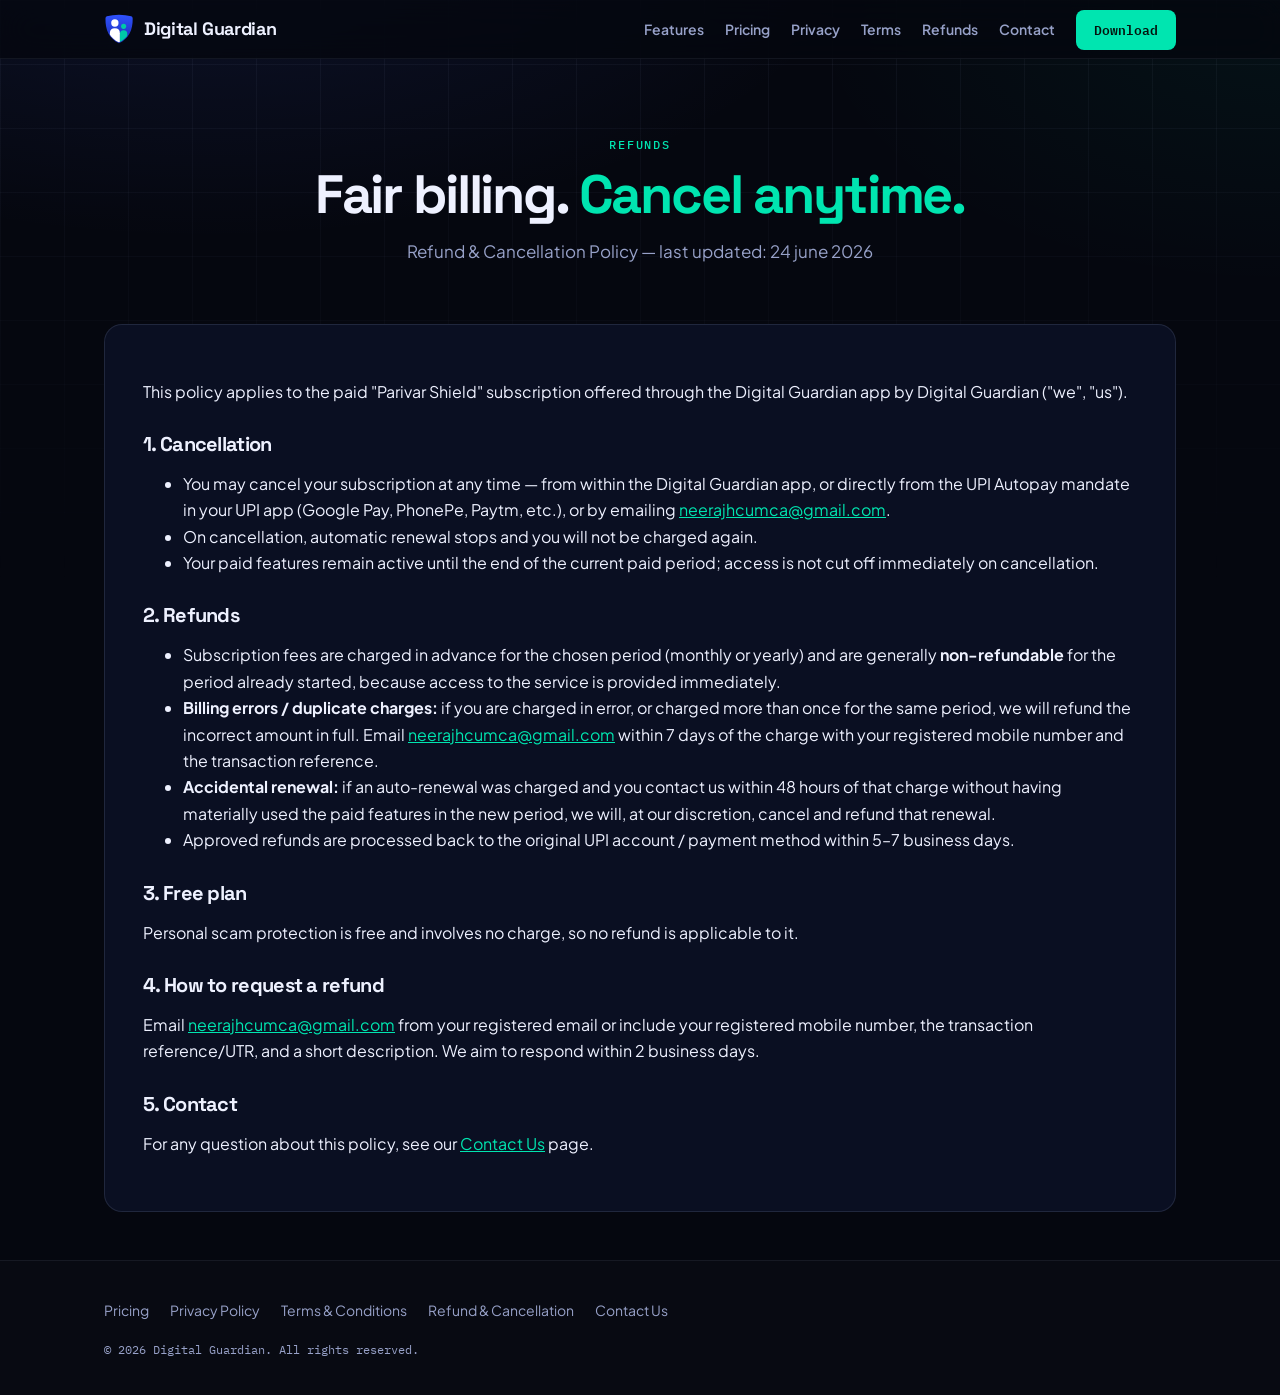
<file: refunds.html>
<!DOCTYPE html>
<html lang="en">
<head>
  <meta charset="UTF-8" />
  <meta name="viewport" content="width=device-width, initial-scale=1.0" />
  <title>Refund &amp; Cancellation Policy — Digital Guardian</title>
  <link rel="icon" type="image/png" href="favicon.png" />
  <link rel="stylesheet" href="styles.css" />
</head>
<body>
  <header>
    <nav>
      <a class="brand" href="index.html"><img class="mark" src="logo.svg" alt="" width="30" height="30"/> Digital Guardian</a>
      <div class="links">
        <a href="index.html#features">Features</a>
        <a href="pricing.html">Pricing</a>
        <a href="privacy.html">Privacy</a>
        <a href="terms.html">Terms</a>
        <a href="refunds.html">Refunds</a>
        <a href="contact.html">Contact</a>
        <a class="cta" href="download.html">Download</a>
      </div>
    </nav>
  </header>

  <div class="page-hero">
    <div class="container">
      <p class="kicker">Refunds</p>
      <h1>Fair billing. <span class="accent">Cancel anytime.</span></h1>
      <p class="lede">Refund &amp; Cancellation Policy — last updated: 24 june 2026</p>
    </div>
  </div>

  <div class="container">
    <div class="legal">
      <p>This policy applies to the paid "Parivar Shield" subscription offered through the Digital Guardian app by Digital Guardian ("we", "us").</p>

      <h2>1. Cancellation</h2>
      <ul>
        <li>You may cancel your subscription at any time — from within the Digital Guardian app, or directly from the UPI Autopay mandate in your UPI app (Google Pay, PhonePe, Paytm, etc.), or by emailing <a href="mailto:neerajhcumca@gmail.com">neerajhcumca@gmail.com</a>.</li>
        <li>On cancellation, automatic renewal stops and you will not be charged again.</li>
        <li>Your paid features remain active until the end of the current paid period; access is not cut off immediately on cancellation.</li>
      </ul>

      <h2>2. Refunds</h2>
      <ul>
        <li>Subscription fees are charged in advance for the chosen period (monthly or yearly) and are generally <strong>non-refundable</strong> for the period already started, because access to the service is provided immediately.</li>
        <li><strong>Billing errors / duplicate charges:</strong> if you are charged in error, or charged more than once for the same period, we will refund the incorrect amount in full. Email <a href="mailto:neerajhcumca@gmail.com">neerajhcumca@gmail.com</a> within 7 days of the charge with your registered mobile number and the transaction reference.</li>
        <li><strong>Accidental renewal:</strong> if an auto-renewal was charged and you contact us within 48 hours of that charge without having materially used the paid features in the new period, we will, at our discretion, cancel and refund that renewal.</li>
        <li>Approved refunds are processed back to the original UPI account / payment method within 5–7 business days.</li>
      </ul>

      <h2>3. Free plan</h2>
      <p>Personal scam protection is free and involves no charge, so no refund is applicable to it.</p>

      <h2>4. How to request a refund</h2>
      <p>Email <a href="mailto:neerajhcumca@gmail.com">neerajhcumca@gmail.com</a> from your registered email or include your registered mobile number, the transaction reference/UTR, and a short description. We aim to respond within 2 business days.</p>

      <h2>5. Contact</h2>
      <p>For any question about this policy, see our <a href="contact.html">Contact Us</a> page.</p>
    </div>
  </div>

  <footer>
    <div class="container">
      <div class="links">
        <a href="pricing.html">Pricing</a>
        <a href="privacy.html">Privacy Policy</a>
        <a href="terms.html">Terms &amp; Conditions</a>
        <a href="refunds.html">Refund &amp; Cancellation</a>
        <a href="contact.html">Contact Us</a>
      </div>
      <div class="copy">© 2026 Digital Guardian. All rights reserved.</div>
    </div>
  </footer>
</body>
</html>
</file>
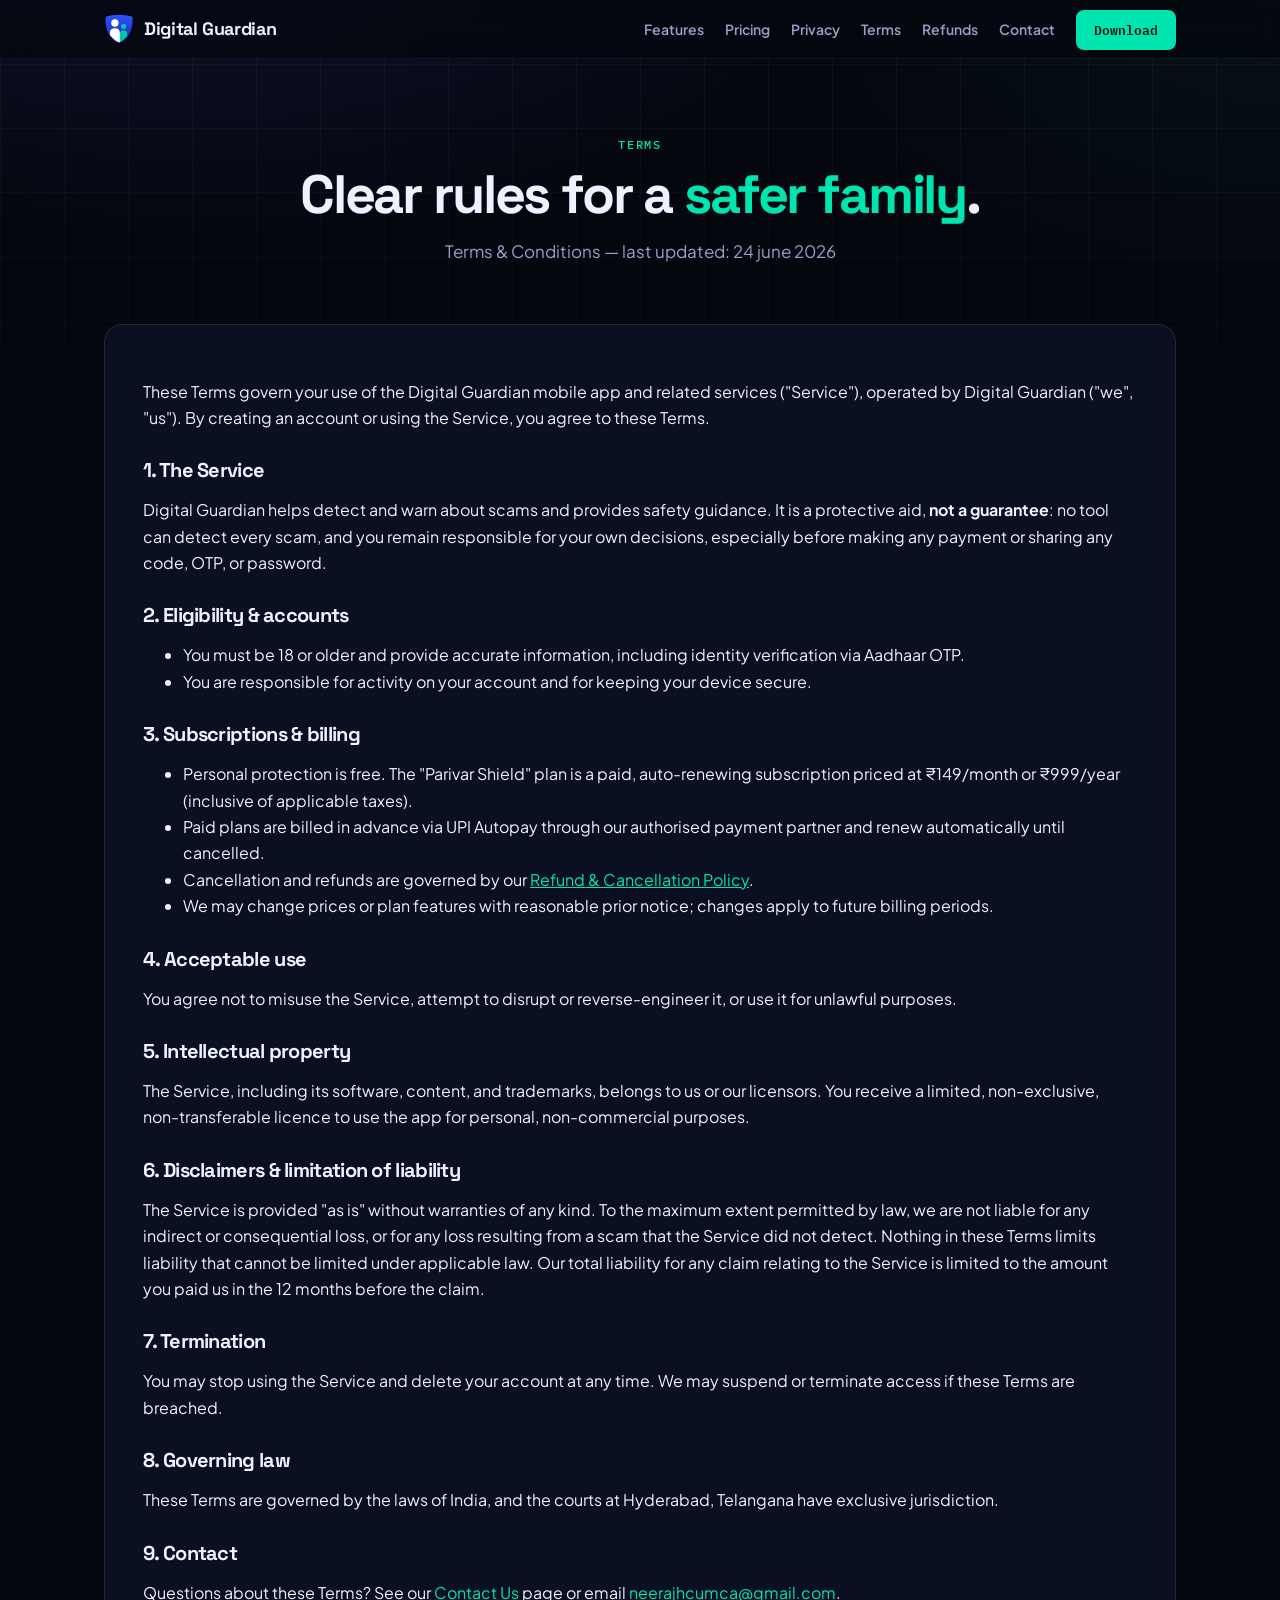
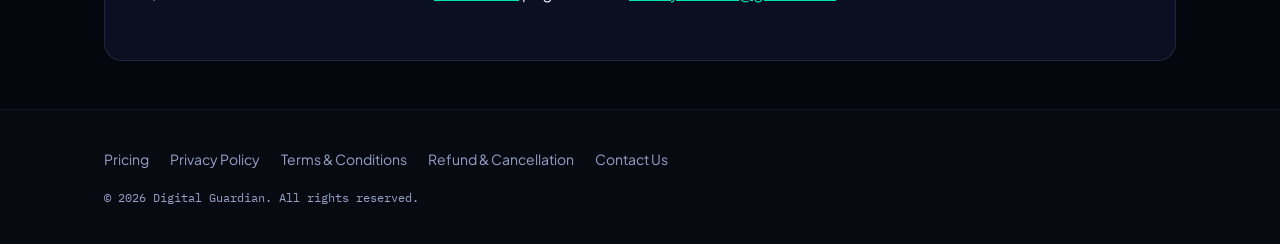
<file: terms.html>
<!DOCTYPE html>
<html lang="en">
<head>
  <meta charset="UTF-8" />
  <meta name="viewport" content="width=device-width, initial-scale=1.0" />
  <title>Terms &amp; Conditions — Digital Guardian</title>
  <link rel="icon" type="image/png" href="favicon.png" />
  <link rel="stylesheet" href="styles.css" />
</head>
<body>
  <header>
    <nav>
      <a class="brand" href="index.html"><img class="mark" src="logo.svg" alt="" width="30" height="30"/> Digital Guardian</a>
      <div class="links">
        <a href="index.html#features">Features</a>
        <a href="pricing.html">Pricing</a>
        <a href="privacy.html">Privacy</a>
        <a href="terms.html">Terms</a>
        <a href="refunds.html">Refunds</a>
        <a href="contact.html">Contact</a>
        <a class="cta" href="download.html">Download</a>
      </div>
    </nav>
  </header>

  <div class="page-hero">
    <div class="container">
      <p class="kicker">Terms</p>
      <h1>Clear rules for a <span class="accent">safer family</span>.</h1>
      <p class="lede">Terms &amp; Conditions — last updated: 24 june 2026</p>
    </div>
  </div>

  <div class="container">
    <div class="legal">
      <p>These Terms govern your use of the Digital Guardian mobile app and related services ("Service"), operated by Digital Guardian ("we", "us"). By creating an account or using the Service, you agree to these Terms.</p>

      <h2>1. The Service</h2>
      <p>Digital Guardian helps detect and warn about scams and provides safety guidance. It is a protective aid, <strong>not a guarantee</strong>: no tool can detect every scam, and you remain responsible for your own decisions, especially before making any payment or sharing any code, OTP, or password.</p>

      <h2>2. Eligibility &amp; accounts</h2>
      <ul>
        <li>You must be 18 or older and provide accurate information, including identity verification via Aadhaar OTP.</li>
        <li>You are responsible for activity on your account and for keeping your device secure.</li>
      </ul>

      <h2>3. Subscriptions &amp; billing</h2>
      <ul>
        <li>Personal protection is free. The "Parivar Shield" plan is a paid, auto-renewing subscription priced at ₹149/month or ₹999/year (inclusive of applicable taxes).</li>
        <li>Paid plans are billed in advance via UPI Autopay through our authorised payment partner and renew automatically until cancelled.</li>
        <li>Cancellation and refunds are governed by our <a href="refunds.html">Refund &amp; Cancellation Policy</a>.</li>
        <li>We may change prices or plan features with reasonable prior notice; changes apply to future billing periods.</li>
      </ul>

      <h2>4. Acceptable use</h2>
      <p>You agree not to misuse the Service, attempt to disrupt or reverse-engineer it, or use it for unlawful purposes.</p>

      <h2>5. Intellectual property</h2>
      <p>The Service, including its software, content, and trademarks, belongs to us or our licensors. You receive a limited, non-exclusive, non-transferable licence to use the app for personal, non-commercial purposes.</p>

      <h2>6. Disclaimers &amp; limitation of liability</h2>
      <p>The Service is provided "as is" without warranties of any kind. To the maximum extent permitted by law, we are not liable for any indirect or consequential loss, or for any loss resulting from a scam that the Service did not detect. Nothing in these Terms limits liability that cannot be limited under applicable law. Our total liability for any claim relating to the Service is limited to the amount you paid us in the 12 months before the claim.</p>

      <h2>7. Termination</h2>
      <p>You may stop using the Service and delete your account at any time. We may suspend or terminate access if these Terms are breached.</p>

      <h2>8. Governing law</h2>
      <p>These Terms are governed by the laws of India, and the courts at Hyderabad, Telangana have exclusive jurisdiction.</p>

      <h2>9. Contact</h2>
      <p>Questions about these Terms? See our <a href="contact.html">Contact Us</a> page or email <a href="mailto:neerajhcumca@gmail.com">neerajhcumca@gmail.com</a>.</p>
    </div>
  </div>

  <footer>
    <div class="container">
      <div class="links">
        <a href="pricing.html">Pricing</a>
        <a href="privacy.html">Privacy Policy</a>
        <a href="terms.html">Terms &amp; Conditions</a>
        <a href="refunds.html">Refund &amp; Cancellation</a>
        <a href="contact.html">Contact Us</a>
      </div>
      <div class="copy">© 2026 Digital Guardian. All rights reserved.</div>
    </div>
  </footer>
</body>
</html>
</file>
<file: styles.css>
/* Digital Guardian — design system v3 "The Intercept"
   Voice: a guardian that speaks up at the exact moment of attack.
   Discipline: --alert (vermilion) appears ONLY for scam moments;
   --guard (teal) ONLY for guardian actions. Mono = machine voice. */
@import url('https://fonts.googleapis.com/css2?family=Space+Grotesk:wght@500;600;700&family=Plus+Jakarta+Sans:wght@400;500;600;700&family=IBM+Plex+Mono:wght@400;500;600&family=Noto+Sans+Devanagari:wght@400;600&display=swap');

:root {
  --void: #05070F;
  --panel: #0A0F22;
  --panel-2: #0E1430;
  --ink: #EEF1FF;
  --dim: #97A1C8;
  --indigo: #4D6BFF;
  --guard: #00E5B0;
  --alert: #FF4D6A;
  --amber: #FFC24D;
  --line: rgba(151, 161, 200, 0.16);
  --line-soft: rgba(151, 161, 200, 0.09);
  --radius: 18px;
  --font-display: "Space Grotesk", "Plus Jakarta Sans", sans-serif;
  --font-body: "Plus Jakarta Sans", -apple-system, "Segoe UI", system-ui, sans-serif;
  --font-mono: "IBM Plex Mono", ui-monospace, SFMono-Regular, monospace;
  --font-hindi: "Noto Sans Devanagari", "Plus Jakarta Sans", sans-serif;
}

* { box-sizing: border-box; }
html { scroll-behavior: smooth; }
body {
  margin: 0;
  font-family: var(--font-body);
  color: var(--ink);
  background: var(--void);
  line-height: 1.65;
  -webkit-font-smoothing: antialiased;
}
a { color: var(--guard); }
.container { max-width: 1120px; margin: 0 auto; padding: 0 24px; }
.mono { font-family: var(--font-mono); }
.hindi { font-family: var(--font-hindi); }

/* Ambient field: indigo depth, no candy glow */
body::before {
  content: "";
  position: fixed; inset: 0; z-index: -2; pointer-events: none;
  background:
    radial-gradient(1100px 560px at 16% -12%, rgba(77, 107, 255, 0.13), transparent 62%),
    radial-gradient(800px 480px at 100% 0%, rgba(0, 229, 176, 0.05), transparent 60%),
    var(--void);
}
body::after {
  content: "";
  position: fixed; inset: 0; z-index: -1; pointer-events: none;
  background-image:
    linear-gradient(var(--line-soft) 1px, transparent 1px),
    linear-gradient(90deg, var(--line-soft) 1px, transparent 1px);
  background-size: 64px 64px;
  mask-image: linear-gradient(to bottom, rgba(0,0,0,0.75), transparent 65%);
  -webkit-mask-image: linear-gradient(to bottom, rgba(0,0,0,0.75), transparent 65%);
}

/* ── Nav ─────────────────────────────────────────────── */
header {
  position: sticky; top: 0; z-index: 50;
  background: rgba(5, 7, 15, 0.78);
  backdrop-filter: blur(16px);
  -webkit-backdrop-filter: blur(16px);
  border-bottom: 1px solid var(--line-soft);
}
nav {
  display: flex; align-items: center; justify-content: space-between;
  padding: 14px 24px; max-width: 1120px; margin: 0 auto; flex-wrap: wrap; gap: 8px;
}
.brand {
  display: flex; align-items: center; gap: 10px;
  font-family: var(--font-display); font-weight: 700; font-size: 18px;
  color: var(--ink); text-decoration: none; letter-spacing: -0.02em;
}
.brand .mark { width: 30px; height: 30px; display: inline-block; }
nav .links a { color: var(--dim); text-decoration: none; margin-left: 18px; font-size: 14px; font-weight: 600; transition: color .2s; }
nav .links a:hover, nav .links a:focus-visible { color: var(--ink); }
nav .links a.cta {
  font-family: var(--font-mono); font-size: 13px; font-weight: 600;
  color: #04130D; background: var(--guard); padding: 9px 18px; border-radius: 8px;
}
nav .links a.cta:hover { color: #04130D; filter: brightness(1.1); }
a:focus-visible, .btn:focus-visible { outline: 2px solid var(--guard); outline-offset: 3px; border-radius: 4px; }

/* ── Hero ────────────────────────────────────────────── */
.hero { position: relative; padding: 84px 0 64px; overflow: hidden; }
.hero .container { display: grid; grid-template-columns: 1.02fr 0.98fr; gap: 56px; align-items: center; }
.eyebrow {
  display: inline-flex; align-items: center; gap: 9px;
  font-family: var(--font-mono); font-size: 12px; font-weight: 500;
  letter-spacing: 0.14em; text-transform: uppercase;
  color: var(--guard); border: 1px solid rgba(0, 229, 176, 0.28);
  padding: 7px 14px; border-radius: 6px; margin-bottom: 26px;
  background: rgba(0, 229, 176, 0.05);
}
.eyebrow .pulse {
  width: 7px; height: 7px; border-radius: 50%; background: var(--guard);
  box-shadow: 0 0 0 0 rgba(0, 229, 176, 0.6); animation: pulse 2.2s infinite;
}
@keyframes pulse {
  0% { box-shadow: 0 0 0 0 rgba(0, 229, 176, 0.5); }
  70% { box-shadow: 0 0 0 9px rgba(0, 229, 176, 0); }
  100% { box-shadow: 0 0 0 0 rgba(0, 229, 176, 0); }
}
.hero h1 {
  font-family: var(--font-display);
  font-size: clamp(40px, 5.6vw, 66px);
  line-height: 1.02; margin: 0 0 22px; letter-spacing: -0.045em; font-weight: 700;
  color: var(--ink);
}
.hero h1 .accent { color: var(--guard); }
.hero p { font-size: 18px; color: var(--dim); margin: 0 0 32px; max-width: 520px; }
.btn {
  display: inline-block;
  font-family: var(--font-mono); font-weight: 600; font-size: 15px;
  background: var(--guard); color: #04130D;
  padding: 16px 30px; border-radius: 10px; text-decoration: none;
  box-shadow: 0 0 0 1px rgba(0, 229, 176, 0.4), 0 12px 34px rgba(0, 0, 0, 0.5);
  transition: transform .16s ease, box-shadow .16s ease;
  cursor: pointer;
}
.btn:hover { transform: translateY(-2px); box-shadow: 0 0 0 1px rgba(0, 229, 176, 0.7), 0 0 34px rgba(0, 229, 176, 0.28), 0 14px 34px rgba(0,0,0,0.5); }
.btn.secondary {
  background: transparent; color: var(--ink); margin-left: 12px;
  box-shadow: 0 0 0 1px var(--line);
}
.btn.secondary:hover { box-shadow: 0 0 0 1px rgba(151,161,200,0.45); }

/* ── Signature: the interceptor (graphical hero) ─────── */
.interceptor {
  position: relative; width: 100%; max-width: 440px; margin: 0 auto;
  aspect-ratio: 1 / 1; display: flex; align-items: center; justify-content: center;
}
.interceptor::before {
  content: ""; position: absolute; width: 92%; height: 92%; border-radius: 50%;
  background: radial-gradient(circle at 50% 45%, rgba(0,229,176,0.12), transparent 62%);
}
.interceptor .ring {
  position: absolute; left: 50%; top: 50%; transform: translate(-50%, -50%);
  border-radius: 50%; border: 1px solid var(--line-soft);
}
.ring.r1 { width: 46%; height: 46%; }
.ring.r2 { width: 70%; height: 70%; }
.ring.r3 { width: 94%; height: 94%; border-style: dashed; border-color: var(--line); opacity: .6; animation: spin 30s linear infinite; }
@keyframes spin { to { transform: translate(-50%, -50%) rotate(360deg); } }
.core {
  position: relative; z-index: 3; width: 130px; height: 130px; border-radius: 34px;
  background: linear-gradient(158deg, var(--indigo), #1B2BB0);
  display: flex; align-items: center; justify-content: center;
  box-shadow: 0 0 60px rgba(77,107,255,0.4), inset 0 1px 0 rgba(255,255,255,0.16);
}
.core svg { width: 60px; height: 60px; color: #fff; }
.chip3 {
  position: absolute; z-index: 4; display: inline-flex; align-items: center; gap: 8px;
  padding: 9px 13px; border-radius: 12px; white-space: nowrap;
  background: rgba(10,15,34,0.85); border: 1px solid var(--line);
  backdrop-filter: blur(8px); -webkit-backdrop-filter: blur(8px);
  font-family: var(--font-mono); font-size: 12px; color: var(--ink);
  box-shadow: 0 14px 32px rgba(0,0,0,0.5); animation: float 6s ease-in-out infinite;
}
.chip3 .ic { display: flex; flex: none; }
.chip3 .ic svg { width: 16px; height: 16px; }
.chip3.incoming { top: 9%; left: 0; color: var(--alert); background: rgba(255,77,106,0.12); border-color: rgba(255,77,106,0.4); }
.chip3.blocked  { top: 4%; right: 0; animation-delay: -1s; }
.chip3.blocked .ic  { color: var(--alert); }
.chip3.family   { bottom: 22%; left: -2%; animation-delay: -2.4s; }
.chip3.family .ic   { color: var(--guard); }
.chip3.firewall { bottom: 4%; right: 4%; animation-delay: -3.6s; }
.chip3.firewall .ic { color: var(--guard); }
@keyframes float { 0%, 100% { transform: translateY(0); } 50% { transform: translateY(-7px); } }

/* ── Ticker / stats ──────────────────────────────────── */
.stats { border-top: 1px solid var(--line-soft); border-bottom: 1px solid var(--line-soft); background: rgba(255,255,255,0.015); }
.stats .container {
  display: grid; grid-template-columns: repeat(auto-fit, minmax(200px, 1fr));
  gap: 0; padding: 0;
}
.stat { text-align: left; padding: 24px 26px; border-left: 1px solid var(--line-soft); }
.stat:first-child { border-left: none; }
.stat .n { font-family: var(--font-mono); font-size: 21px; font-weight: 600; letter-spacing: -0.01em; }
.stat .n .hl { color: var(--guard); }
.stat .l { font-size: 13px; color: var(--dim); margin-top: 3px; }

/* ── The two layers (visual flow diagram) ────────────── */
.flow { display: flex; flex-direction: column; gap: 18px; }
.track {
  border: 1px solid var(--line); border-radius: var(--radius);
  background: var(--panel); padding: 24px 26px;
}
.track.win { border-color: rgba(0,229,176,0.3); background: linear-gradient(180deg, rgba(0,229,176,0.045), var(--panel) 42%); }
.track .thead { display: flex; flex-direction: column; gap: 5px; margin-bottom: 26px; }
.track .thead .layer { font-family: var(--font-mono); font-size: 11px; letter-spacing: 0.13em; text-transform: uppercase; color: var(--dim); }
.track.win .thead .layer { color: var(--guard); }
.track .thead h3 { margin: 0; font-size: 19px; }
.steps { display: flex; align-items: flex-start; }
.step { flex: 1 1 0; display: flex; flex-direction: column; align-items: center; text-align: center; gap: 11px; padding: 0 6px; }
.step .tile {
  width: 56px; height: 56px; border-radius: 15px; flex: none;
  display: flex; align-items: center; justify-content: center;
  background: var(--panel-2); border: 1px solid var(--line); color: var(--dim);
}
.step .tile svg { width: 25px; height: 25px; }
.step .tile.amber { color: var(--amber); border-color: rgba(255,194,77,0.4); background: rgba(255,194,77,0.09); }
.step .tile.alert { color: var(--alert); border-color: rgba(255,77,106,0.45); background: rgba(255,77,106,0.1); box-shadow: 0 0 22px rgba(255,77,106,0.14); }
.step .tile.guard { color: var(--guard); border-color: rgba(0,229,176,0.45); background: rgba(0,229,176,0.1); box-shadow: 0 0 22px rgba(0,229,176,0.14); }
.step .cap { font-size: 12.5px; color: var(--dim); line-height: 1.4; max-width: 128px; }
.step .cap.on { color: var(--ink); font-weight: 600; }
.arrow { flex: none; margin-top: 17px; color: rgba(151, 161, 200, 0.55); display: flex; }
.arrow svg { width: 22px; height: 22px; }

/* ── First three seconds (visual timeline) ───────────── */
.timeline { position: relative; display: grid; grid-template-columns: repeat(4, 1fr); gap: 20px; margin-top: 6px; }
.timeline::before {
  content: ""; position: absolute; left: 28px; right: 28px; top: 28px; height: 2px;
  background: linear-gradient(90deg, var(--alert), var(--guard) 55%); opacity: 0.55;
}
.tnode { position: relative; z-index: 1; display: flex; flex-direction: column; align-items: flex-start; gap: 14px; }
.tnode .dot {
  width: 56px; height: 56px; border-radius: 50%; flex: none;
  display: flex; align-items: center; justify-content: center;
  background: var(--panel); border: 1.5px solid var(--line); color: var(--dim);
}
.tnode .dot svg { width: 24px; height: 24px; }
.tnode.attack .dot { border-color: var(--alert); color: var(--alert); box-shadow: 0 0 24px rgba(255,77,106,0.16); }
.tnode.guard .dot { border-color: var(--guard); color: var(--guard); box-shadow: 0 0 24px rgba(0,229,176,0.14); }
.tbody { display: flex; flex-direction: column; gap: 6px; }
.tnode .time { font-family: var(--font-mono); font-size: 12px; letter-spacing: 0.05em; color: var(--dim); }
.tnode.attack .time { color: var(--alert); }
.tnode.guard .time { color: var(--guard); }
.tnode h3 { margin: 0; font-size: 16px; }
.tnode p { margin: 0; font-size: 13.5px; color: var(--dim); line-height: 1.5; }

/* ── Sections ────────────────────────────────────────── */
section { padding: 84px 0; }
.kicker {
  font-family: var(--font-mono); color: var(--guard);
  font-size: 12px; font-weight: 500; letter-spacing: 0.16em; text-transform: uppercase;
  margin: 0 0 12px;
}
h2 {
  font-family: var(--font-display);
  font-size: clamp(30px, 3.6vw, 42px); margin: 0 0 14px;
  letter-spacing: -0.035em; line-height: 1.1; font-weight: 700;
}
.lede { color: var(--dim); font-size: 17px; max-width: 620px; margin: 0 0 44px; }
h3 { font-family: var(--font-display); font-size: 18px; margin: 26px 0 8px; letter-spacing: -0.01em; font-weight: 600; }
.sec-head { text-align: center; }
.sec-head .lede { margin-left: auto; margin-right: auto; }

/* ── Cards ───────────────────────────────────────────── */
.grid { display: grid; grid-template-columns: repeat(auto-fit, minmax(290px, 1fr)); gap: 16px; }
.card {
  position: relative; background: var(--panel);
  border: 1px solid var(--line); border-radius: var(--radius); padding: 28px;
  transition: transform .2s ease, border-color .2s ease;
}
.card:hover { transform: translateY(-3px); border-color: rgba(0, 229, 176, 0.3); }
.card h3 { margin-top: 16px; }
.card .icon {
  width: 44px; height: 44px; border-radius: 11px;
  display: flex; align-items: center; justify-content: center;
  background: rgba(77, 107, 255, 0.1);
  border: 1px solid rgba(77, 107, 255, 0.25);
  color: var(--ink);
}
.card .icon svg { width: 21px; height: 21px; }
.card .icon.g { background: rgba(0,229,176,0.08); border-color: rgba(0,229,176,0.25); color: var(--guard); }
.card .icon.a { background: rgba(255,77,106,0.08); border-color: rgba(255,77,106,0.25); color: var(--alert); }
.muted { color: var(--dim); }

/* ── Pricing ─────────────────────────────────────────── */
.plans { display: grid; grid-template-columns: repeat(auto-fit, minmax(250px, 1fr)); gap: 16px; }
.plan {
  position: relative; background: var(--panel); border: 1px solid var(--line);
  border-radius: var(--radius); padding: 32px 28px; text-align: center;
  transition: transform .2s ease;
}
.plan:hover { transform: translateY(-3px); }
.plan.best { border: 1.5px solid rgba(0, 229, 176, 0.5); background: linear-gradient(180deg, rgba(0,229,176,0.05), var(--panel) 45%); }
.plan h3 { margin-top: 0; }
.plan .price { font-family: var(--font-display); font-size: 42px; font-weight: 700; margin: 10px 0 2px; letter-spacing: -0.03em; }
.plan .per { color: var(--dim); font-size: 14px; }
.tag {
  position: absolute; top: -12px; left: 50%; transform: translateX(-50%);
  font-family: var(--font-mono); background: var(--guard);
  color: #04130D; font-size: 11px; font-weight: 600; letter-spacing: 0.08em;
  text-transform: uppercase; padding: 5px 12px; border-radius: 6px;
}

/* ── CTA band ────────────────────────────────────────── */
.cta-band {
  border-radius: 22px; padding: 60px 32px; text-align: center; position: relative; overflow: hidden;
  background:
    radial-gradient(600px 280px at 50% -40%, rgba(0, 229, 176, 0.14), transparent 70%),
    var(--panel);
  border: 1px solid var(--line);
}
.cta-band h2 { margin-bottom: 10px; }
.cta-band p { color: var(--dim); margin: 0 0 28px; }

/* ── Sub-page hero ───────────────────────────────────── */
.page-hero { position: relative; padding: 76px 0 8px; text-align: center; }
.page-hero h1 {
  font-family: var(--font-display);
  font-size: clamp(34px, 4.6vw, 54px); margin: 0 0 14px; letter-spacing: -0.04em;
  line-height: 1.05; font-weight: 700; color: var(--ink);
}
.page-hero h1 .accent { color: var(--guard); }
.page-hero .lede { margin: 0 auto 10px; }
.page-hero .kicker { margin-bottom: 12px; }
.dl-meta { font-family: var(--font-mono); color: var(--dim); font-size: 12.5px; margin-top: 16px; }
.dl-meta .sep { margin: 0 9px; opacity: .45; }

/* ── Contact ─────────────────────────────────────────── */
.contact-grid { display: grid; grid-template-columns: repeat(auto-fit, minmax(230px, 1fr)); gap: 16px; }
.contact-grid .card a { text-decoration: none; }
.contact-grid .card .big { font-size: 16.5px; font-weight: 700; color: var(--ink); word-break: break-all; }
.sos-band {
  display: flex; gap: 14px; align-items: center; margin-top: 24px;
  background: rgba(255, 77, 106, 0.06); border: 1px solid rgba(255, 77, 106, 0.28);
  border-radius: var(--radius); padding: 18px 22px;
}
.sos-band .ico { color: var(--alert); flex: none; display: flex; }
.sos-band strong { color: var(--alert); }

/* ── Legal ───────────────────────────────────────────── */
.legal { background: var(--panel); border: 1px solid var(--line); border-radius: var(--radius); padding: 38px; margin: 40px 0; }
.legal h1 { font-family: var(--font-display); font-size: 30px; margin-top: 0; letter-spacing: -0.02em; }
.legal h2 { font-family: var(--font-display); font-size: 20px; margin-top: 28px; }
.legal .updated { font-family: var(--font-mono); color: var(--dim); font-size: 13px; margin-bottom: 24px; }
.placeholder { background: rgba(255, 194, 77, 0.14); color: var(--amber); border-radius: 4px; padding: 1px 6px; font-weight: 600; }
table.facts { width: 100%; border-collapse: collapse; }
table.facts td { padding: 9px 10px; border-bottom: 1px solid var(--line-soft); vertical-align: top; }
table.facts td:first-child { font-weight: 700; width: 190px; }

/* ── Reveal ──────────────────────────────────────────── */
[data-reveal] { opacity: 0; transform: translateY(20px); transition: opacity .55s ease, transform .55s ease; }
[data-reveal].in { opacity: 1; transform: none; }

@media (prefers-reduced-motion: reduce) {
  *, *::before, *::after { animation: none !important; transition: none !important; }
  [data-reveal], .seq { opacity: 1 !important; transform: none !important; }
}

/* ── Footer ──────────────────────────────────────────── */
footer { border-top: 1px solid var(--line-soft); background: rgba(255,255,255,0.015); padding: 36px 0; margin-top: 48px; }
footer .links a { color: var(--dim); text-decoration: none; margin-right: 18px; font-size: 14px; }
footer .links a:hover { color: var(--ink); }
footer .copy { font-family: var(--font-mono); color: var(--dim); font-size: 12px; margin-top: 16px; }

/* ── Responsive ──────────────────────────────────────── */
@media (max-width: 880px) {
  .hero .container { grid-template-columns: 1fr; gap: 40px; }
  .stat { border-left: none; border-top: 1px solid var(--line-soft); }
  .stat:first-child { border-top: none; }
  .btn.secondary { margin-left: 0; margin-top: 12px; }
  .interceptor { max-width: 340px; }
  /* flow: steps stack vertically, arrows point down */
  .steps { flex-direction: column; align-items: stretch; gap: 4px; }
  .step { flex-direction: row; text-align: left; gap: 14px; padding: 6px 0; }
  .step .cap { max-width: none; }
  .arrow { margin: 0 0 0 28px; }
  .arrow svg { transform: rotate(90deg); }
  /* timeline: vertical rail */
  .timeline { grid-template-columns: 1fr; gap: 0; }
  .timeline::before { left: 28px; right: auto; top: 28px; bottom: 28px; width: 2px; height: auto; background: linear-gradient(180deg, var(--alert), var(--guard) 55%); }
  .tnode { flex-direction: row; align-items: flex-start; gap: 16px; padding-bottom: 26px; }
}
</file>
